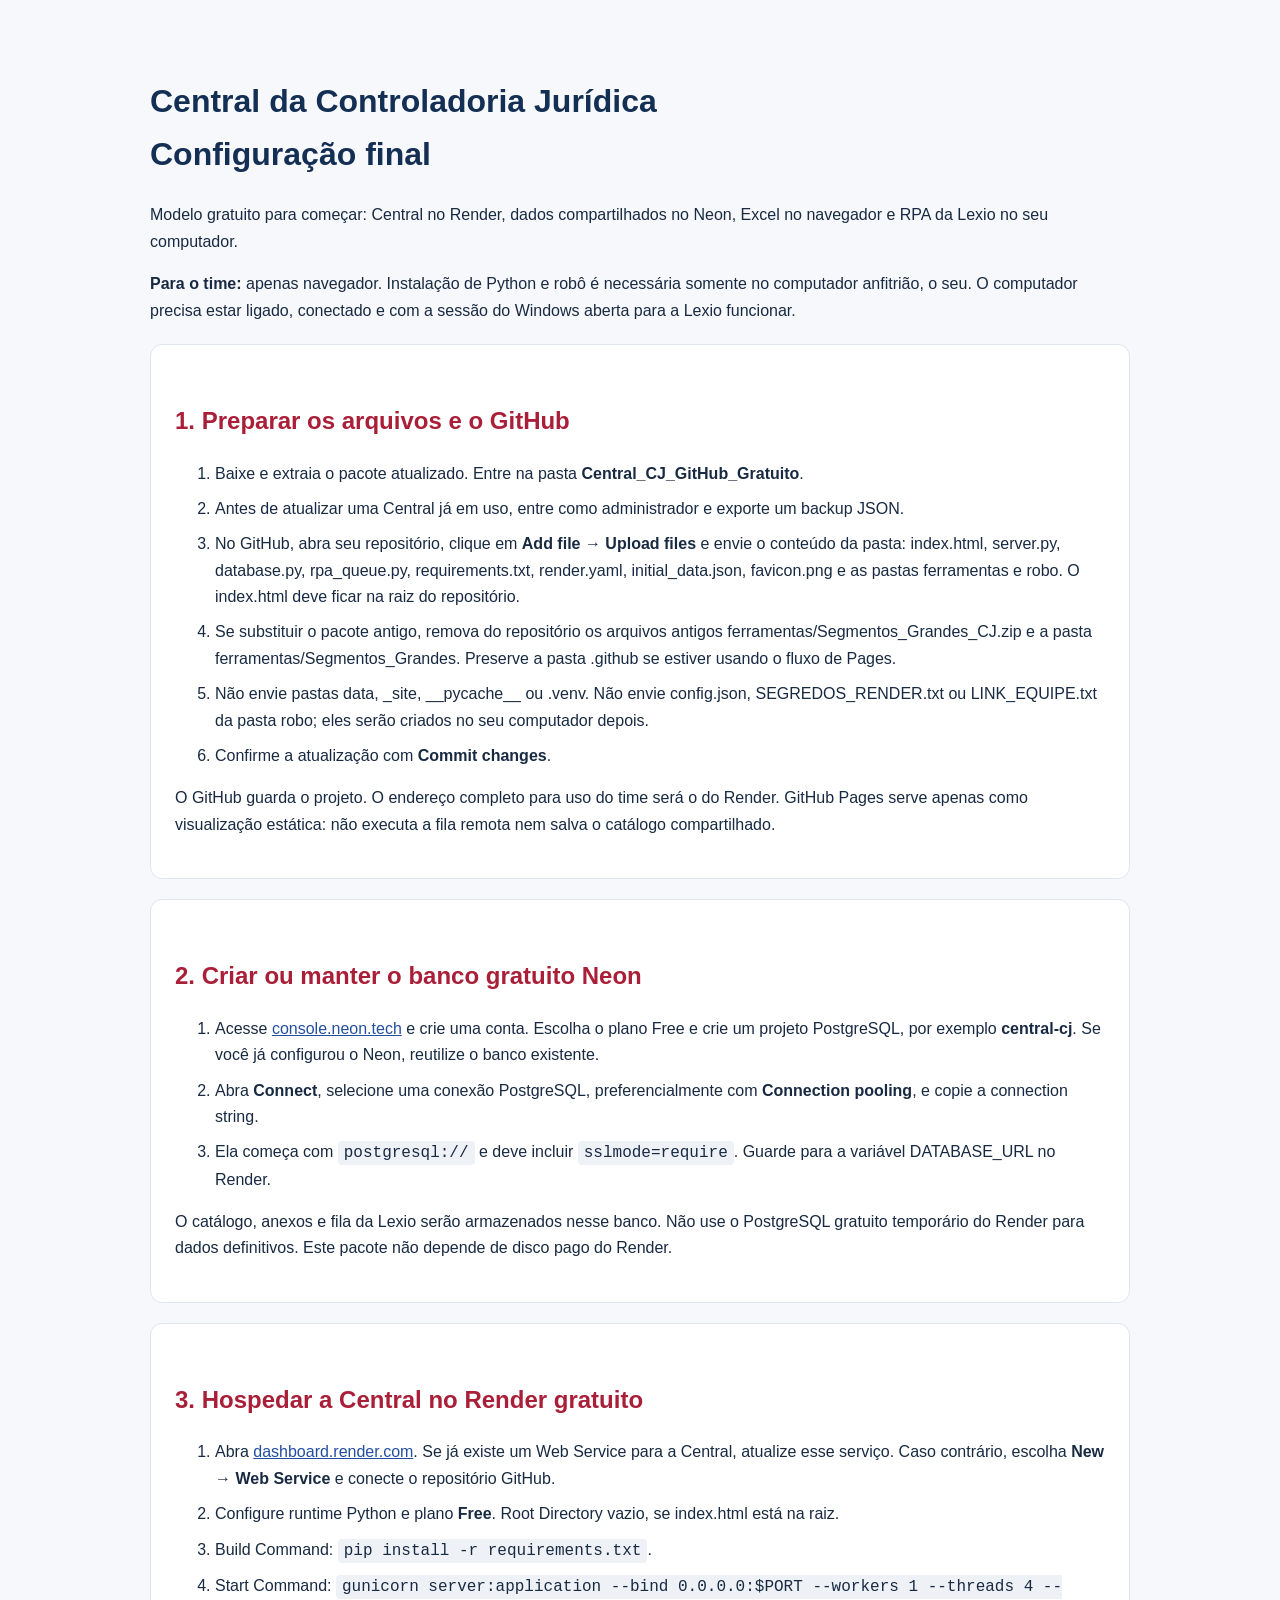
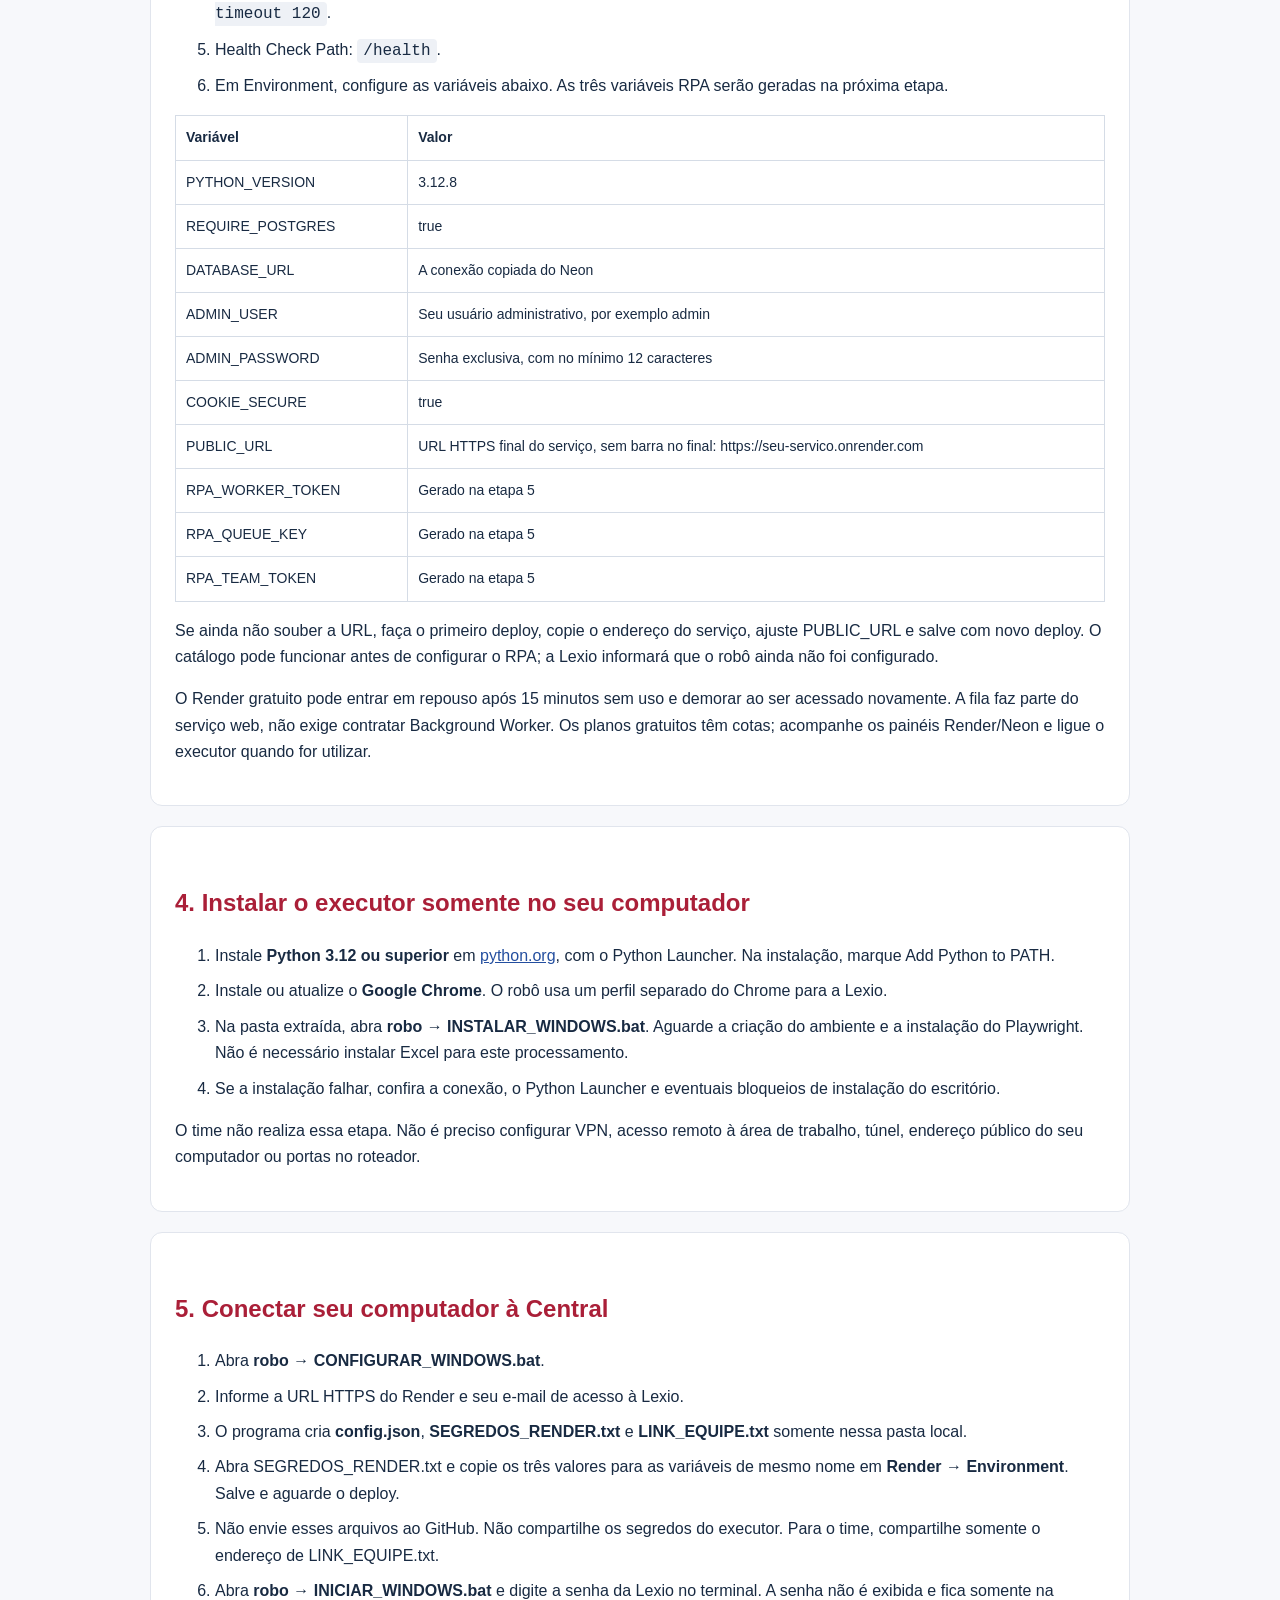
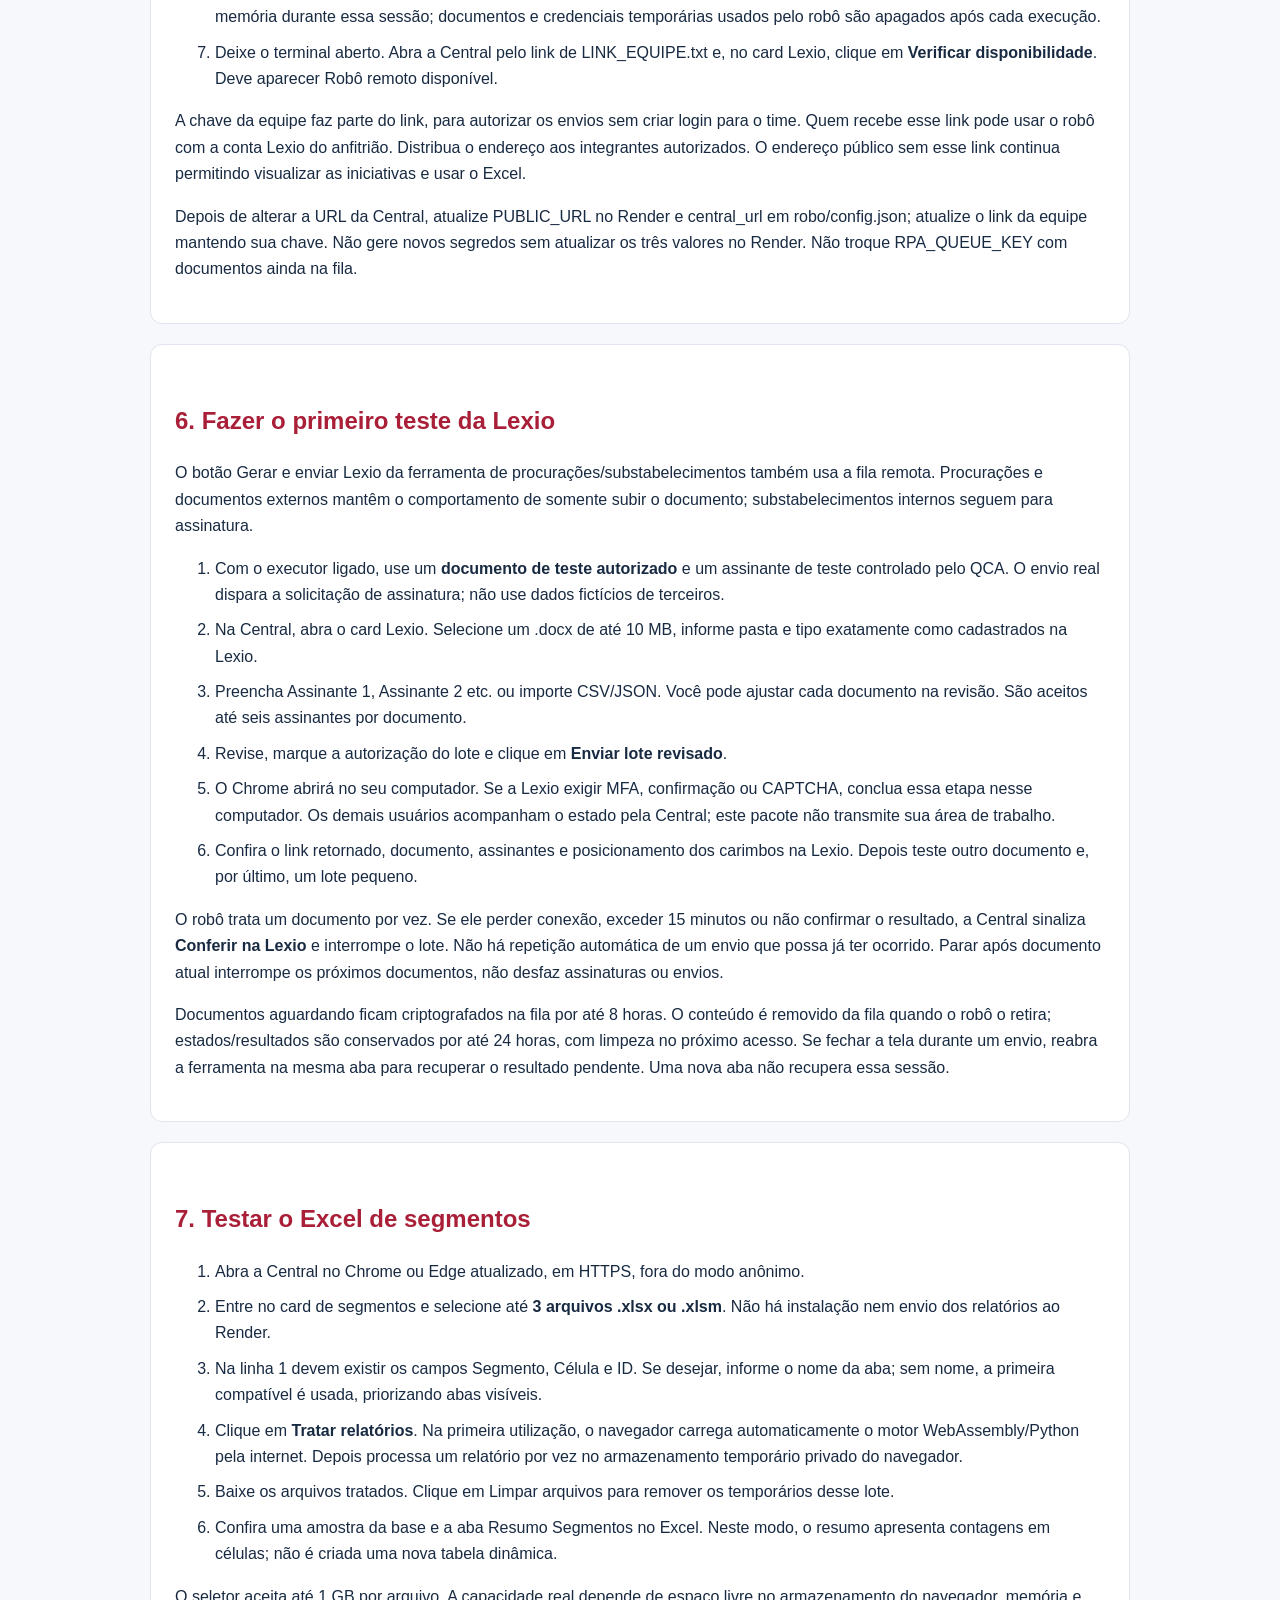
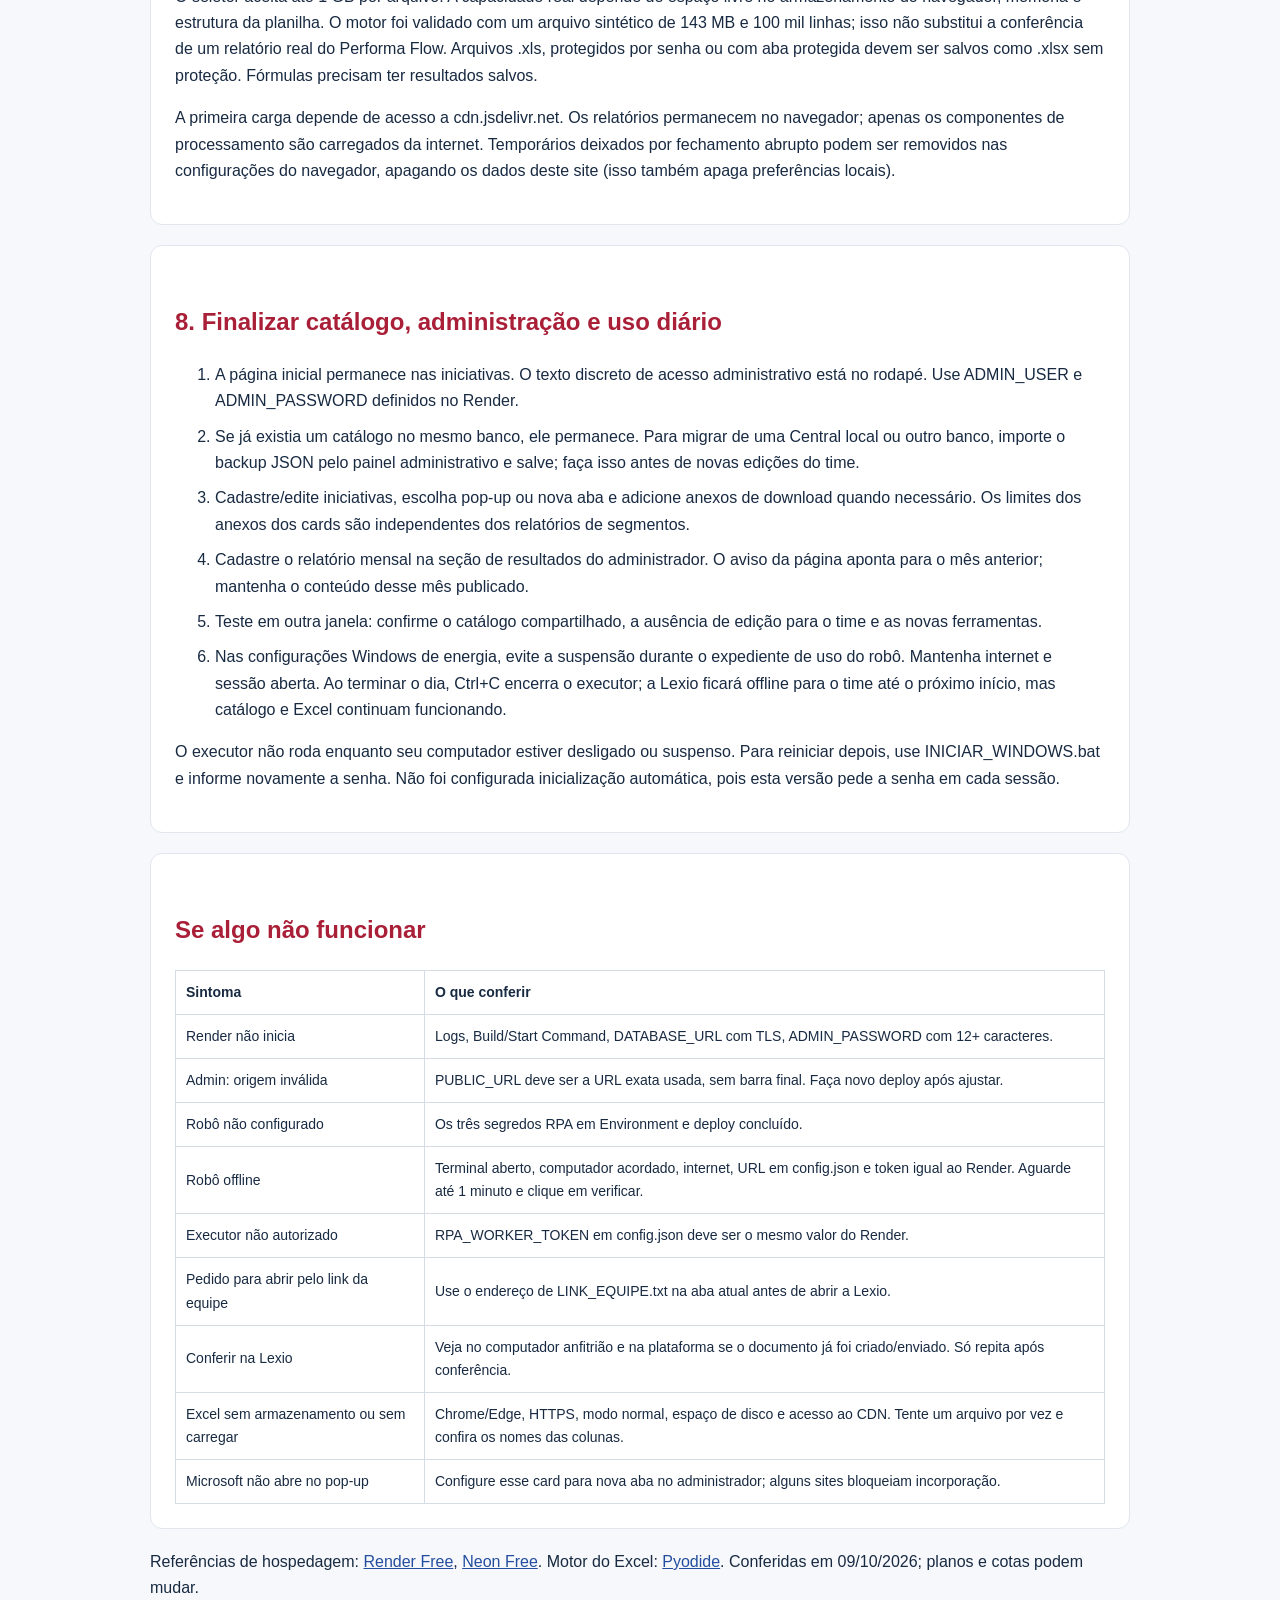
<file: GUIA_CONFIGURACAO.html>
<!doctype html><html lang="pt-BR"><meta charset="utf-8"><meta name="viewport" content="width=device-width,initial-scale=1"><title>Configuração final · Central CJ</title><style>body{font:16px/1.65 Arial;color:#182a42;max-width:980px;margin:30px auto;padding:24px;background:#f7f8fb}h1{color:#142f54}h2{margin-top:32px;color:#aa1f38}section{background:white;padding:24px;border:1px solid #e1e5ed;border-radius:12px;margin:20px 0}table{border-collapse:collapse;width:100%;font-size:14px}th,td{border:1px solid #d5dce6;padding:10px;text-align:left}code{background:#eef1f6;padding:3px 6px;border-radius:4px}a{color:#234e9f}.note{background:#fff1de;border-left:4px solid #d29934;padding:14px}li{margin:9px 0}@media print{body{background:white;margin:0}section{break-inside:avoid}}</style>
<h1>Central da Controladoria Jurídica<br>Configuração final</h1><p>Modelo gratuito para começar: Central no Render, dados compartilhados no Neon, Excel no navegador e RPA da Lexio no seu computador.</p><p><b>Para o time:</b> apenas navegador. Instalação de Python e robô é necessária somente no computador anfitrião, o seu. O computador precisa estar ligado, conectado e com a sessão do Windows aberta para a Lexio funcionar.</p>
<section><h2>1. Preparar os arquivos e o GitHub</h2><ol><li>Baixe e extraia o pacote atualizado. Entre na pasta <b>Central_CJ_GitHub_Gratuito</b>.</li><li>Antes de atualizar uma Central já em uso, entre como administrador e exporte um backup JSON.</li><li>No GitHub, abra seu repositório, clique em <b>Add file → Upload files</b> e envie o conteúdo da pasta: index.html, server.py, database.py, rpa_queue.py, requirements.txt, render.yaml, initial_data.json, favicon.png e as pastas ferramentas e robo. O index.html deve ficar na raiz do repositório.</li><li>Se substituir o pacote antigo, remova do repositório os arquivos antigos ferramentas/Segmentos_Grandes_CJ.zip e a pasta ferramentas/Segmentos_Grandes. Preserve a pasta .github se estiver usando o fluxo de Pages.</li><li>Não envie pastas data, _site, __pycache__ ou .venv. Não envie config.json, SEGREDOS_RENDER.txt ou LINK_EQUIPE.txt da pasta robo; eles serão criados no seu computador depois.</li><li>Confirme a atualização com <b>Commit changes</b>.</li></ol><p>O GitHub guarda o projeto. O endereço completo para uso do time será o do Render. GitHub Pages serve apenas como visualização estática: não executa a fila remota nem salva o catálogo compartilhado.</p></section>
<section><h2>2. Criar ou manter o banco gratuito Neon</h2><ol><li>Acesse <a href="https://console.neon.tech">console.neon.tech</a> e crie uma conta. Escolha o plano Free e crie um projeto PostgreSQL, por exemplo <b>central-cj</b>. Se você já configurou o Neon, reutilize o banco existente.</li><li>Abra <b>Connect</b>, selecione uma conexão PostgreSQL, preferencialmente com <b>Connection pooling</b>, e copie a connection string.</li><li>Ela começa com <code>postgresql://</code> e deve incluir <code>sslmode=require</code>. Guarde para a variável DATABASE_URL no Render.</li></ol><p>O catálogo, anexos e fila da Lexio serão armazenados nesse banco. Não use o PostgreSQL gratuito temporário do Render para dados definitivos. Este pacote não depende de disco pago do Render.</p></section>
<section><h2>3. Hospedar a Central no Render gratuito</h2><ol><li>Abra <a href="https://dashboard.render.com">dashboard.render.com</a>. Se já existe um Web Service para a Central, atualize esse serviço. Caso contrário, escolha <b>New → Web Service</b> e conecte o repositório GitHub.</li><li>Configure runtime Python e plano <b>Free</b>. Root Directory vazio, se index.html está na raiz.</li><li>Build Command: <code>pip install -r requirements.txt</code>.</li><li>Start Command: <code>gunicorn server:application --bind 0.0.0.0:$PORT --workers 1 --threads 4 --timeout 120</code>.</li><li>Health Check Path: <code>/health</code>.</li><li>Em Environment, configure as variáveis abaixo. As três variáveis RPA serão geradas na próxima etapa.</li></ol><table><tr><th>Variável</th><th>Valor</th></tr><tr><td>PYTHON_VERSION</td><td>3.12.8</td></tr><tr><td>REQUIRE_POSTGRES</td><td>true</td></tr><tr><td>DATABASE_URL</td><td>A conexão copiada do Neon</td></tr><tr><td>ADMIN_USER</td><td>Seu usuário administrativo, por exemplo admin</td></tr><tr><td>ADMIN_PASSWORD</td><td>Senha exclusiva, com no mínimo 12 caracteres</td></tr><tr><td>COOKIE_SECURE</td><td>true</td></tr><tr><td>PUBLIC_URL</td><td>URL HTTPS final do serviço, sem barra no final: https://seu-servico.onrender.com</td></tr><tr><td>RPA_WORKER_TOKEN</td><td>Gerado na etapa 5</td></tr><tr><td>RPA_QUEUE_KEY</td><td>Gerado na etapa 5</td></tr><tr><td>RPA_TEAM_TOKEN</td><td>Gerado na etapa 5</td></tr></table><p>Se ainda não souber a URL, faça o primeiro deploy, copie o endereço do serviço, ajuste PUBLIC_URL e salve com novo deploy. O catálogo pode funcionar antes de configurar o RPA; a Lexio informará que o robô ainda não foi configurado.</p><p>O Render gratuito pode entrar em repouso após 15 minutos sem uso e demorar ao ser acessado novamente. A fila faz parte do serviço web, não exige contratar Background Worker. Os planos gratuitos têm cotas; acompanhe os painéis Render/Neon e ligue o executor quando for utilizar.</p></section>
<section><h2>4. Instalar o executor somente no seu computador</h2><ol><li>Instale <b>Python 3.12 ou superior</b> em <a href="https://www.python.org/downloads/windows/">python.org</a>, com o Python Launcher. Na instalação, marque Add Python to PATH.</li><li>Instale ou atualize o <b>Google Chrome</b>. O robô usa um perfil separado do Chrome para a Lexio.</li><li>Na pasta extraída, abra <b>robo → INSTALAR_WINDOWS.bat</b>. Aguarde a criação do ambiente e a instalação do Playwright. Não é necessário instalar Excel para este processamento.</li><li>Se a instalação falhar, confira a conexão, o Python Launcher e eventuais bloqueios de instalação do escritório.</li></ol><p>O time não realiza essa etapa. Não é preciso configurar VPN, acesso remoto à área de trabalho, túnel, endereço público do seu computador ou portas no roteador.</p></section>
<section><h2>5. Conectar seu computador à Central</h2><ol><li>Abra <b>robo → CONFIGURAR_WINDOWS.bat</b>.</li><li>Informe a URL HTTPS do Render e seu e-mail de acesso à Lexio.</li><li>O programa cria <b>config.json</b>, <b>SEGREDOS_RENDER.txt</b> e <b>LINK_EQUIPE.txt</b> somente nessa pasta local.</li><li>Abra SEGREDOS_RENDER.txt e copie os três valores para as variáveis de mesmo nome em <b>Render → Environment</b>. Salve e aguarde o deploy.</li><li>Não envie esses arquivos ao GitHub. Não compartilhe os segredos do executor. Para o time, compartilhe somente o endereço de LINK_EQUIPE.txt.</li><li>Abra <b>robo → INICIAR_WINDOWS.bat</b> e digite a senha da Lexio no terminal. A senha não é exibida e fica somente na memória durante essa sessão; documentos e credenciais temporárias usados pelo robô são apagados após cada execução.</li><li>Deixe o terminal aberto. Abra a Central pelo link de LINK_EQUIPE.txt e, no card Lexio, clique em <b>Verificar disponibilidade</b>. Deve aparecer Robô remoto disponível.</li></ol><p>A chave da equipe faz parte do link, para autorizar os envios sem criar login para o time. Quem recebe esse link pode usar o robô com a conta Lexio do anfitrião. Distribua o endereço aos integrantes autorizados. O endereço público sem esse link continua permitindo visualizar as iniciativas e usar o Excel.</p><p>Depois de alterar a URL da Central, atualize PUBLIC_URL no Render e central_url em robo/config.json; atualize o link da equipe mantendo sua chave. Não gere novos segredos sem atualizar os três valores no Render. Não troque RPA_QUEUE_KEY com documentos ainda na fila.</p></section>
<section><h2>6. Fazer o primeiro teste da Lexio</h2><p>O botão Gerar e enviar Lexio da ferramenta de procurações/substabelecimentos também usa a fila remota. Procurações e documentos externos mantêm o comportamento de somente subir o documento; substabelecimentos internos seguem para assinatura.</p><ol><li>Com o executor ligado, use um <b>documento de teste autorizado</b> e um assinante de teste controlado pelo QCA. O envio real dispara a solicitação de assinatura; não use dados fictícios de terceiros.</li><li>Na Central, abra o card Lexio. Selecione um .docx de até 10 MB, informe pasta e tipo exatamente como cadastrados na Lexio.</li><li>Preencha Assinante 1, Assinante 2 etc. ou importe CSV/JSON. Você pode ajustar cada documento na revisão. São aceitos até seis assinantes por documento.</li><li>Revise, marque a autorização do lote e clique em <b>Enviar lote revisado</b>.</li><li>O Chrome abrirá no seu computador. Se a Lexio exigir MFA, confirmação ou CAPTCHA, conclua essa etapa nesse computador. Os demais usuários acompanham o estado pela Central; este pacote não transmite sua área de trabalho.</li><li>Confira o link retornado, documento, assinantes e posicionamento dos carimbos na Lexio. Depois teste outro documento e, por último, um lote pequeno.</li></ol><p>O robô trata um documento por vez. Se ele perder conexão, exceder 15 minutos ou não confirmar o resultado, a Central sinaliza <b>Conferir na Lexio</b> e interrompe o lote. Não há repetição automática de um envio que possa já ter ocorrido. Parar após documento atual interrompe os próximos documentos, não desfaz assinaturas ou envios.</p><p>Documentos aguardando ficam criptografados na fila por até 8 horas. O conteúdo é removido da fila quando o robô o retira; estados/resultados são conservados por até 24 horas, com limpeza no próximo acesso. Se fechar a tela durante um envio, reabra a ferramenta na mesma aba para recuperar o resultado pendente. Uma nova aba não recupera essa sessão.</p></section>
<section><h2>7. Testar o Excel de segmentos</h2><ol><li>Abra a Central no Chrome ou Edge atualizado, em HTTPS, fora do modo anônimo.</li><li>Entre no card de segmentos e selecione até <b>3 arquivos .xlsx ou .xlsm</b>. Não há instalação nem envio dos relatórios ao Render.</li><li>Na linha 1 devem existir os campos Segmento, Célula e ID. Se desejar, informe o nome da aba; sem nome, a primeira compatível é usada, priorizando abas visíveis.</li><li>Clique em <b>Tratar relatórios</b>. Na primeira utilização, o navegador carrega automaticamente o motor WebAssembly/Python pela internet. Depois processa um relatório por vez no armazenamento temporário privado do navegador.</li><li>Baixe os arquivos tratados. Clique em Limpar arquivos para remover os temporários desse lote.</li><li>Confira uma amostra da base e a aba Resumo Segmentos no Excel. Neste modo, o resumo apresenta contagens em células; não é criada uma nova tabela dinâmica.</li></ol><p>O seletor aceita até 1 GB por arquivo. A capacidade real depende de espaço livre no armazenamento do navegador, memória e estrutura da planilha. O motor foi validado com um arquivo sintético de 143 MB e 100 mil linhas; isso não substitui a conferência de um relatório real do Performa Flow. Arquivos .xls, protegidos por senha ou com aba protegida devem ser salvos como .xlsx sem proteção. Fórmulas precisam ter resultados salvos.</p><p>A primeira carga depende de acesso a cdn.jsdelivr.net. Os relatórios permanecem no navegador; apenas os componentes de processamento são carregados da internet. Temporários deixados por fechamento abrupto podem ser removidos nas configurações do navegador, apagando os dados deste site (isso também apaga preferências locais).</p></section>
<section><h2>8. Finalizar catálogo, administração e uso diário</h2><ol><li>A página inicial permanece nas iniciativas. O texto discreto de acesso administrativo está no rodapé. Use ADMIN_USER e ADMIN_PASSWORD definidos no Render.</li><li>Se já existia um catálogo no mesmo banco, ele permanece. Para migrar de uma Central local ou outro banco, importe o backup JSON pelo painel administrativo e salve; faça isso antes de novas edições do time.</li><li>Cadastre/edite iniciativas, escolha pop-up ou nova aba e adicione anexos de download quando necessário. Os limites dos anexos dos cards são independentes dos relatórios de segmentos.</li><li>Cadastre o relatório mensal na seção de resultados do administrador. O aviso da página aponta para o mês anterior; mantenha o conteúdo desse mês publicado.</li><li>Teste em outra janela: confirme o catálogo compartilhado, a ausência de edição para o time e as novas ferramentas.</li><li>Nas configurações Windows de energia, evite a suspensão durante o expediente de uso do robô. Mantenha internet e sessão aberta. Ao terminar o dia, Ctrl+C encerra o executor; a Lexio ficará offline para o time até o próximo início, mas catálogo e Excel continuam funcionando.</li></ol><p>O executor não roda enquanto seu computador estiver desligado ou suspenso. Para reiniciar depois, use INICIAR_WINDOWS.bat e informe novamente a senha. Não foi configurada inicialização automática, pois esta versão pede a senha em cada sessão.</p></section>
<section><h2>Se algo não funcionar</h2><table><tr><th>Sintoma</th><th>O que conferir</th></tr><tr><td>Render não inicia</td><td>Logs, Build/Start Command, DATABASE_URL com TLS, ADMIN_PASSWORD com 12+ caracteres.</td></tr><tr><td>Admin: origem inválida</td><td>PUBLIC_URL deve ser a URL exata usada, sem barra final. Faça novo deploy após ajustar.</td></tr><tr><td>Robô não configurado</td><td>Os três segredos RPA em Environment e deploy concluído.</td></tr><tr><td>Robô offline</td><td>Terminal aberto, computador acordado, internet, URL em config.json e token igual ao Render. Aguarde até 1 minuto e clique em verificar.</td></tr><tr><td>Executor não autorizado</td><td>RPA_WORKER_TOKEN em config.json deve ser o mesmo valor do Render.</td></tr><tr><td>Pedido para abrir pelo link da equipe</td><td>Use o endereço de LINK_EQUIPE.txt na aba atual antes de abrir a Lexio.</td></tr><tr><td>Conferir na Lexio</td><td>Veja no computador anfitrião e na plataforma se o documento já foi criado/enviado. Só repita após conferência.</td></tr><tr><td>Excel sem armazenamento ou sem carregar</td><td>Chrome/Edge, HTTPS, modo normal, espaço de disco e acesso ao CDN. Tente um arquivo por vez e confira os nomes das colunas.</td></tr><tr><td>Microsoft não abre no pop-up</td><td>Configure esse card para nova aba no administrador; alguns sites bloqueiam incorporação.</td></tr></table></section>
<p>Referências de hospedagem: <a href="https://render.com/docs/free">Render Free</a>, <a href="https://neon.com/docs/introduction/free-tier">Neon Free</a>. Motor do Excel: <a href="https://pyodide.org/en/0.29.3/usage/index.html">Pyodide</a>. Conferidas em 09/10/2026; planos e cotas podem mudar.</p></html>
</file>
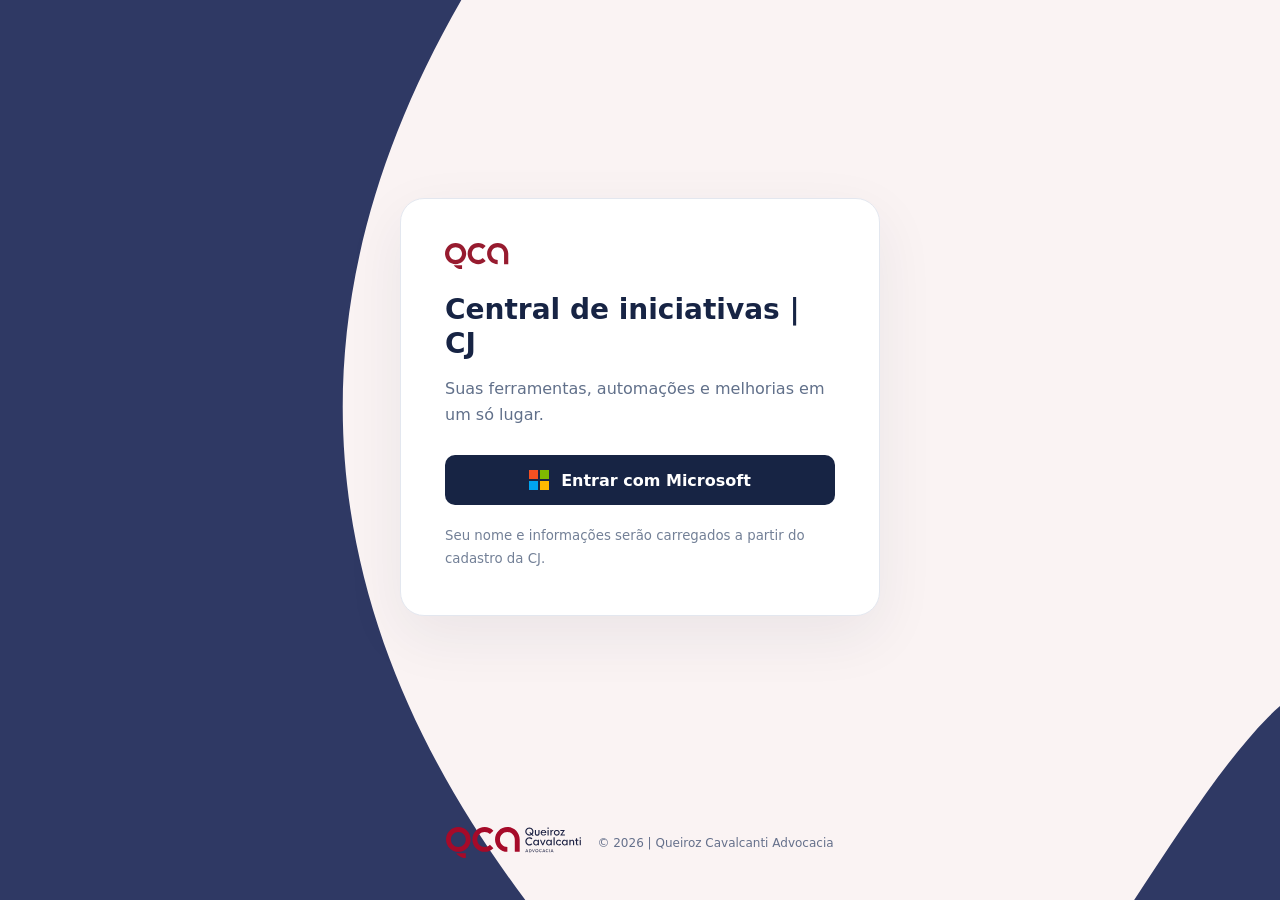
<file: login.html>
<!DOCTYPE html>
<!-- saved from url=(0047)https://central-de-iniciativas-cj.onrender.com/ -->
<html lang="pt-BR"><head><meta http-equiv="Content-Type" content="text/html; charset=UTF-8"><meta name="viewport" content="width=device-width,initial-scale=1"><title>Entrar | Central de iniciativas CJ</title><link rel="icon" href="https://central-de-iniciativas-cj.onrender.com/favicon.png"><style>*{box-sizing:border-box}body{margin:0;background:#2f3964;color:#172444;font:16px system-ui,sans-serif;min-height:100vh;display:grid;place-items:center;padding:24px}.panel{max-width:480px;width:100%;padding:44px;background:white;border:1px solid #e3e7ef;border-radius:24px;box-shadow:0 20px 60px #17244412}.brand{font-size:12px;letter-spacing:1.3px;font-weight:700;color:#ad1739}h1{font-size:28px;line-height:1.2;margin:20px 0 12px}p{line-height:1.6;color:#61708a}.signin{display:flex;align-items:center;justify-content:center;gap:12px;background:#172444;color:white;text-decoration:none;padding:15px;border-radius:10px;margin:28px 0 20px;font-weight:600}.signin:hover{background:#263961;transform:translateY(-1px)}.ms{display:grid;grid-template-columns:repeat(2,9px);gap:2px}.ms i{height:9px;background:#f25022}.ms i:nth-child(2){background:#7fba00}.ms i:nth-child(3){background:#00a4ef}.ms i:nth-child(4){background:#ffb900}small{display:block;color:#738097;line-height:1.7}.error{background:#fff0f3;color:#a51838;padding:12px;border-radius:10px}button{font:inherit;cursor:pointer}.signin{width:100%;border:0}strong{overflow-wrap:anywhere}label{display:block;font-weight:600;margin:16px 0 7px}input,select{display:block;width:100%;font:inherit;font-size:16px;padding:12px;border:1px solid #d9dfeb;border-radius:8px;color:#172444;background:white}input:focus{outline:2px solid #6078b5;outline-offset:2px}button:disabled{opacity:.6;cursor:wait}.links{display:flex;flex-wrap:wrap;gap:12px;margin:12px 0 24px}.links button{background:none;border:0;color:#172444;padding:8px 0;text-decoration:underline}[hidden]{display:none!important}@media(max-width:480px){.panel{padding:28px}h1{font-size:27px}}@media(prefers-reduced-motion:reduce){.signin:hover{transform:none}}.profile-preview{margin:18px 0 12px;padding:13px 15px;background:#f3f5fa;border:1px solid #e3e7ef;border-radius:10px}.profile-preview strong{display:block;margin-top:3px}input[list]{padding-right:20px}.cj-login-logo{padding:16px 20px;background:linear-gradient(110deg,#171d52,#63204a);border-radius:12px;margin:20px 0}.cj-login-logo img{display:block;width:min(100%,275px);height:auto;margin:auto}.qca-footer{display:flex;align-items:center;justify-content:center;gap:16px;width:100%;padding:18px 0;font-size:12px;color:#65708b}.qca-footer-brand{display:flex;align-items:center;gap:16px;flex-wrap:wrap;justify-content:center}.qca-footer img{width:135px;height:auto;display:block}.qca-footer span{line-height:1.5}@media(max-width:500px){.qca-footer-brand{gap:10px}.qca-footer span{font-size:11px}}body{display:flex;flex-direction:column;align-items:center}.panel{margin:auto 0}.qca-footer{margin-top:20px}</style></head><body>
<main class="panel">
  <svg xml:space="preserve" viewBox="0 0 4000.85 271.09" id="Camada_1" xmlns:xlink="http://www.w3.org/1999/xlink" xmlns="http://www.w3.org/2000/svg">
    <g>
      <path fill="#971B2F" d="M174.55,228.78v42.31c-27.57-0.05-55.13-10.59-76.17-31.62c-3.4-3.4-6.53-6.97-9.38-10.69H174.55z"></path>
      <path fill="#971B2F" d="M108.55,217.11C48.7,217.11,0,168.41,0,108.55C0,48.7,48.7,0,108.55,0c59.86,0,108.55,48.7,108.55,108.55C217.11,168.41,168.41,217.11,108.55,217.11 M108.55,43.13c-36.07,0-65.42,29.35-65.42,65.42c0,36.08,29.35,65.43,65.42,65.43c36.08,0,65.43-29.35,65.43-65.43C173.98,72.48,144.63,43.13,108.55,43.13z"></path>
      <path fill="#971B2F" d="M540.3,217.11c-59.85,0-108.55-48.7-108.55-108.55C431.74,48.7,480.44,0,540.3,0c59.86,0,108.55,48.7,108.55,108.55v108.44h-43.13V108.55c0-36.08-29.35-65.42-65.43-65.42c-36.07,0-65.42,29.35-65.42,65.42c0,36.08,29.35,65.43,65.42,65.43V217.11z"></path>
      <path fill="#971B2F" d="M340.61,217.11c-59.85,0-108.55-48.7-108.55-108.55C232.06,48.7,280.75,0,340.61,0c29,0,56.26,11.29,76.76,31.79l-30.5,30.5c-12.36-12.36-28.79-19.16-46.26-19.16c-36.07,0-65.42,29.35-65.42,65.42c0,36.08,29.35,65.43,65.42,65.43c17.48,0,33.91-6.81,46.27-19.17l30.5,30.49C396.87,205.81,369.61,217.11,340.61,217.11"></path>
    </g>
  </svg>

  <h1>Central de iniciativas | CJ</h1>
  <p>Suas ferramentas, automações e melhorias em um só lugar.</p>

  <p id="error" class="error" hidden="" role="alert"></p>

  <!-- Botão inicial -->
  <button class="signin" id="start" type="button">
    <span class="ms" aria-hidden="true">
      <i></i><i></i><i></i><i></i>
    </span>
    Entrar com Microsoft
  </button>

  <!-- Etapa do e-mail, escondida inicialmente -->
  <section id="emailStep" hidden="">
    <form id="profileForm">
      <label for="userEmail">E-mail corporativo</label>

      <input id="userEmail" type="email" autocomplete="email" maxlength="150" required="" placeholder="Digite seu e-mail corporativo">

      <small id="directoryHint">
        Informe seu e-mail corporativo cadastrado na Central.
      </small>

      <button class="signin" id="profileButton" type="submit" disabled>Entrar na Central</button>
    </form>
  </section>

  <small>
    Seu nome e informações serão carregados a partir do cadastro da CJ.
  </small>
</main>


<footer class="qca-footer"><div class="qca-footer-brand"><img src="[data-uri]" alt="Queiroz Cavalcanti Advocacia"><span>© 2026 | Queiroz Cavalcanti Advocacia</span></div></footer><script>
const params=new URLSearchParams(location.search);if(params.get('rpa'))sessionStorage.setItem('CJ_RPA_TEAM',params.get('rpa'));if(location.search)history.replaceState(null,'',location.pathname);addEventListener('pageshow',e=>{if(e.persisted)location.reload()});
const $=id=>document.getElementById(id);let busy=false;
function notice(msg){$('error').hidden=!msg;$('error').textContent=msg;$('error').setAttribute('role','alert')}
function validEmail(){return /^[^\s@]+@queirozcavalcanti\.adv\.br$/i.test($('userEmail').value.trim())}
function loading(value){busy=value;$('start').disabled=value;$('userEmail').disabled=value;$('profileButton').disabled=value||!validEmail()}
function emailChanged(){notice('');$('profileButton').disabled=busy||!validEmail()}
function showEmailStep(){$('start').hidden=true;$('emailStep').hidden=false;loading(false);$('userEmail').focus()}
async function request(path,options={}){const controller=new AbortController();const timeout=setTimeout(()=>controller.abort(),60000);try{const r=await fetch(path,{credentials:'same-origin',cache:'no-store',...options,signal:controller.signal});let data;try{data=await r.json()}catch{throw Error('Resposta inesperada do servidor. Atualize a página e tente novamente.')}if(!r.ok)throw Error(data.error||'Não foi possível acessar a Central.');return data}catch(e){if(e.name==='AbortError')throw Error('O servidor demorou para responder. Aguarde um momento e tente novamente.');throw e}finally{clearTimeout(timeout)}}
$('emailStep').hidden=true;$('start').hidden=false;loading(false);
$('userEmail').oninput=emailChanged;$('userEmail').onchange=emailChanged;
$('start').onclick=async()=>{if(busy)return;notice('');loading(true);try{const data=await request('/api/me');if(data.user){location.assign('/carregando');return}if(data.mode==='microsoft'){location.assign('/auth/login');return}if(data.mode!=='profile')throw Error('Configure ACCESS_MODE como profile no Render.');showEmailStep()}catch(e){notice(e.message||'Falha de conexão. Tente novamente.')}finally{loading(false)}};
$('profileForm').onsubmit=async e=>{e.preventDefault();if(busy)return;if(!validEmail()){notice('Informe seu e-mail @queirozcavalcanti.adv.br.');return}notice('');const email=$('userEmail').value.trim().toLowerCase();loading(true);try{await request('/auth/profile/select',{method:'POST',headers:{'Content-Type':'application/json'},body:JSON.stringify({email})});location.assign('/carregando')}catch(e){notice(e.message||'Falha de conexão. Tente novamente.');loading(false)}};
</script>
<svg style="position:fixed;inset:0;width:100%;height:100%;z-index:-1;pointer-events:none;" xmlns="http://www.w3.org/2000/svg" preserveAspectRatio="xMinYMid slice" fill="#faf3f3" viewBox="0 0 1449 1080">
  <path d="M791.87 -313.151C-21.4036 508.297 607.04 1087.57 835.973 1314.23C1064.91 1540.88 1270.1 1009.57 1435.29 842.72C1600.48 675.87 2167.91 637.615 1938.98 410.959C1710.04 184.304 957.061 -480.001 791.87 -313.151Z" fill="#faf3f3"></path>
  
</svg>
</body></html>
</file>
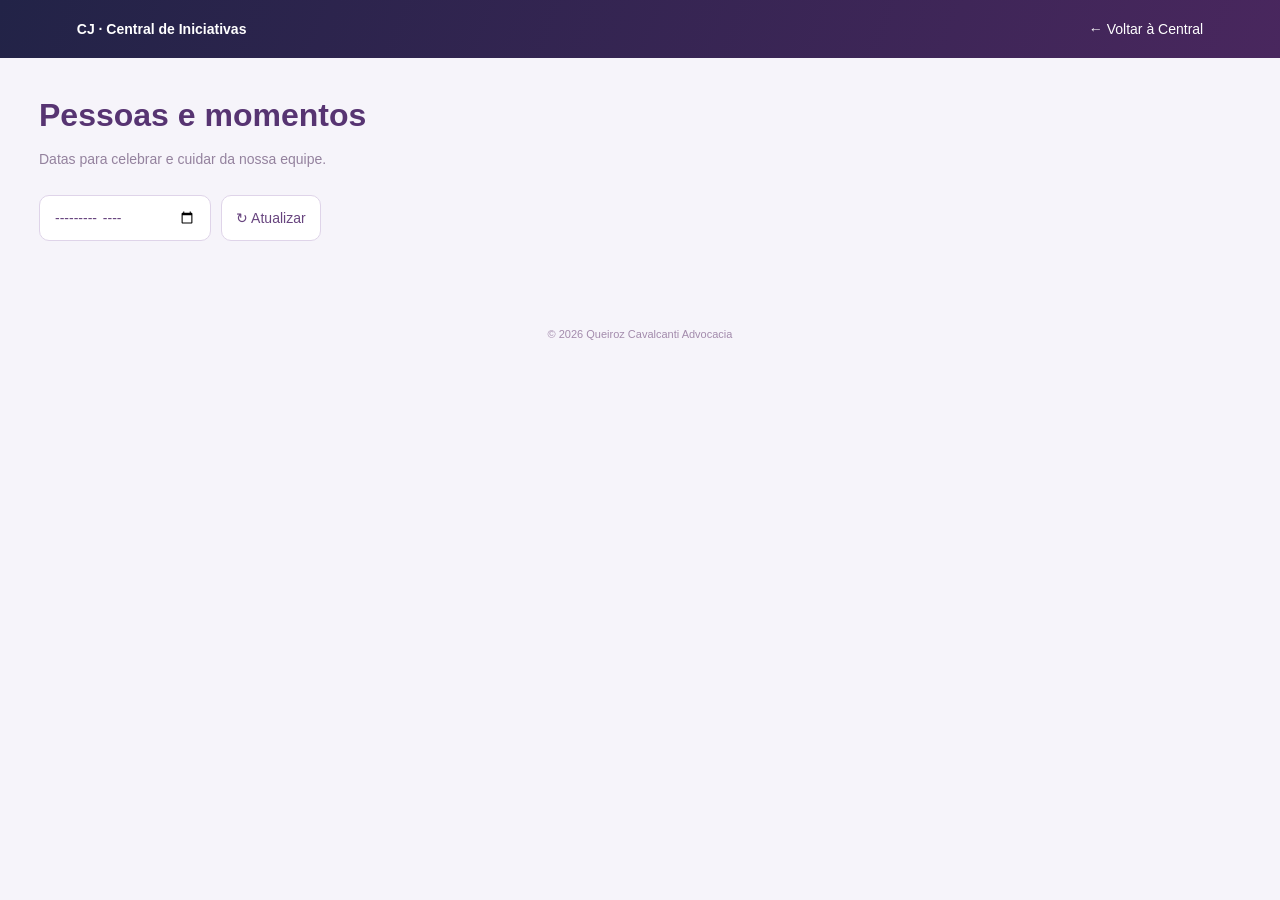
<file: cj/pessoas.html>
<!doctype html><html lang="pt-BR"><head><meta charset="utf-8"><meta name="viewport" content="width=device-width,initial-scale=1"><title>Pessoas | Central CJ</title><style>
*{box-sizing:border-box}body{margin:0;background:#f6f4fa;color:#302448;font:14px/1.6 'Segoe UI',Arial,sans-serif}header{background:linear-gradient(110deg,#222347,#49275e);color:white;padding:18px 6%;display:flex;align-items:center;gap:16px}header a{margin-left:auto;color:white;text-decoration:none}main{max-width:1250px;margin:auto;padding:32px 24px}h1{margin:0;color:#573472;font-size:32px}h2{font-size:21px}.lead{color:#94829e;margin:6px 0 25px}.controls{display:flex;gap:10px;flex-wrap:wrap;margin:18px 0}button,.btn,input,select{font:inherit;border:1px solid #dfd4e9;border-radius:10px;padding:10px 14px;background:white;color:#68457f}button,.btn{cursor:pointer;text-decoration:none}button:active{transform:scale(.97)}button:focus-visible,a:focus-visible{outline:3px solid #bba0d2;outline-offset:3px}.primary{background:#70478d;color:white}.grid{display:grid;grid-template-columns:repeat(auto-fill,minmax(235px,1fr));gap:18px}.card{background:#fff;border:1px solid #e8deef;border-radius:20px;padding:23px;text-align:center;animation:enter .35s both}.avatar{width:70px;height:70px;border-radius:50%;background:#efe6f7;color:#82599e;margin:0 auto 12px;display:grid;place-items:center;position:relative;overflow:hidden;font-size:20px}.avatar img{position:absolute;inset:0;width:100%;height:100%;object-fit:cover}.card h3{margin:8px 0}.card small{color:#9b87a7}.day{color:#a2537d;font-weight:750;font-size:24px}.soon{border-color:#bf9bcf;box-shadow:0 0 0 3px #a56bb012;animation:glow 3s infinite}.panel{padding:24px;border:1px solid #e4d9ed;border-radius:18px;background:#fff;margin:22px 0}.tablewrap{overflow:auto}table{border-collapse:collapse;width:100%;font-size:12px}td,th{padding:12px;text-align:left;border-bottom:1px solid #eee5f3;white-space:nowrap}.warning{color:#b06c38}.muted{color:#97839f}.formgrid{display:grid;grid-template-columns:repeat(auto-fit,minmax(200px,1fr));gap:15px}label{display:block;font-size:12px;color:#866995}label input{display:block;width:100%;margin-top:6px}.error{color:#b03d60}dialog{max-width:740px;width:calc(100% - 28px);border:1px solid #d7c3e5;border-radius:20px;padding:25px;color:#604176}dialog::backdrop{background:#22103580}.empty{padding:35px;text-align:center;color:#9986a4}footer{text-align:center;font-size:11px;color:#a38bac;margin:35px 0}@keyframes enter{from{opacity:0;transform:translateY(8px)}to{opacity:1;transform:none}}@keyframes glow{50%{box-shadow:0 0 20px #b77fbd22}}@media(prefers-reduced-motion:reduce){.card,.soon{animation:none}}
</style></head><body><header><b>CJ · Central de Iniciativas</b><a href="/central">← Voltar à Central</a></header><main><h1>Pessoas e momentos</h1><p class="lead">Datas para celebrar e cuidar da nossa equipe.</p><div class="controls"><input id="month" type="month" aria-label="Mês dos aniversários"><button id="refresh">↻ Atualizar</button><button id="manageDates" hidden>Gerenciar datas e estágios</button></div><div id="error" class="error" role="alert" hidden></div><section id="content"></section></main><dialog id="editor"><form id="dateForm"><div style="display:flex;justify-content:space-between"><h2>Datas do integrante</h2><button type="button" id="close">×</button></div><label>Integrante<select id="person" required style="display:block;width:100%;margin:15px 0"></select></label><div class="formgrid"><label>Nascimento<input id="birthDate" type="date"></label><label>Admissão na empresa<input id="companyStart" type="date"></label><label>Início do estágio<input id="internStart" type="date"></label><label>Término do estágio<input id="internEnd" type="date"></label></div><p><label><input id="isIntern" type="checkbox"> Contrato de estágio</label></p><p class="muted">Somente dia e mês do aniversário são exibidos à equipe. As validades dos estágios são restritas aos admins do módulo Pessoas e à liderança responsável.</p><p id="formError" class="error" role="alert"></p><button type="submit" class="primary" id="save">Salvar para todos</button></form></dialog><footer>© 2026 Queiroz Cavalcanti Advocacia</footer></body></html>
</file>
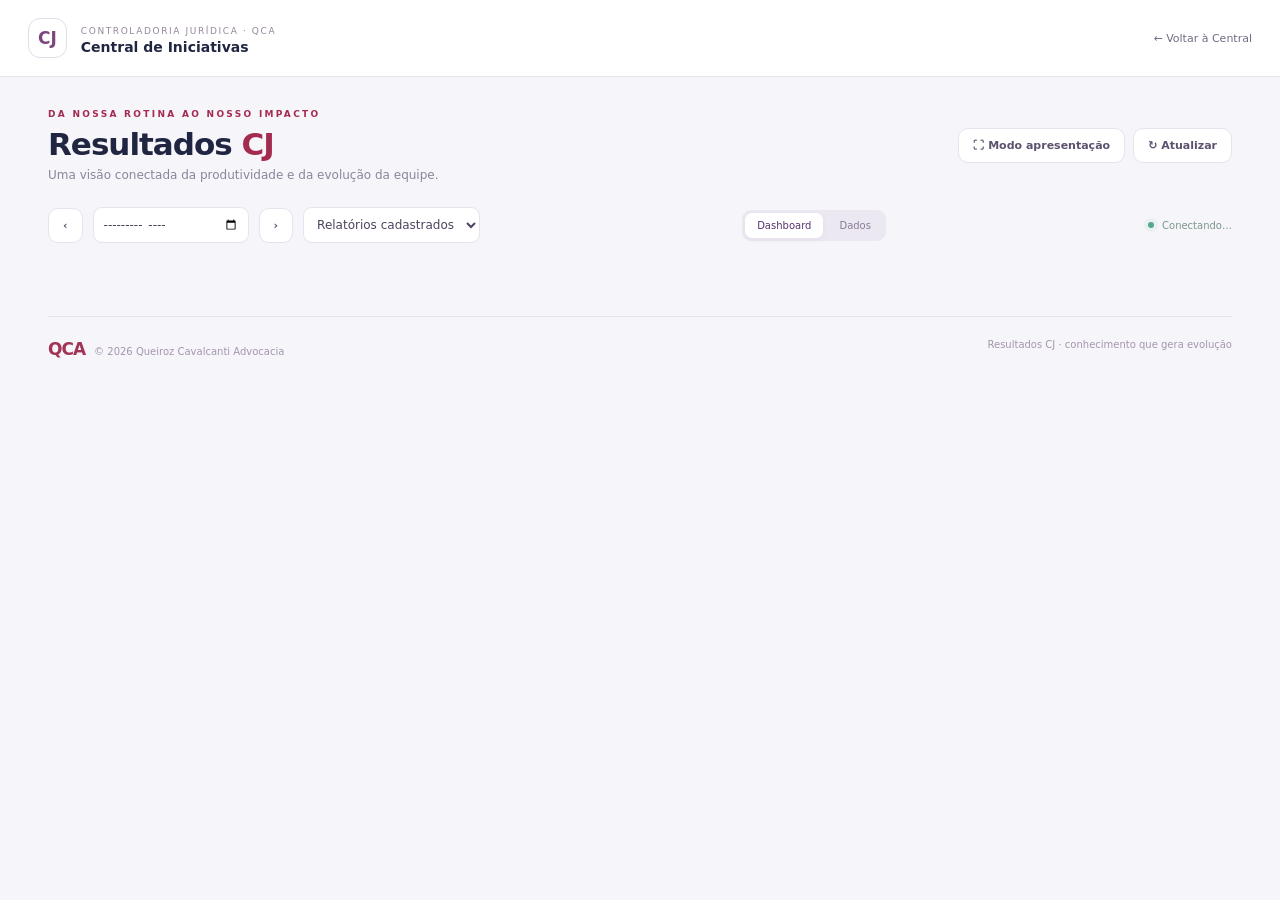
<file: cj/resultados.html>
<!doctype html><html lang="pt-BR"><head><meta charset="utf-8"><meta name="viewport" content="width=device-width,initial-scale=1"><title>Resultados CJ | Central de Iniciativas</title><link rel="icon" href="/favicon.png"><style>
:root{--navy:#202642;--purple:#623989;--red:#a42b50;--gold:#c6a365;--muted:#8b8598;--line:#e7e3ed;--bg:#f6f5fa}*{box-sizing:border-box}body{margin:0;background:var(--bg);color:var(--navy);font:14px system-ui,-apple-system,sans-serif}[hidden]{display:none!important}button,input,select,textarea{font:inherit}button,a{ -webkit-tap-highlight-color:transparent}button{cursor:pointer}a{color:inherit}header{background:#fff;border-bottom:1px solid var(--line);padding:18px max(28px,calc((100vw - 1240px)/2));display:flex;align-items:center;gap:14px}.cj-mark{border:1px solid #e5dce9;color:#7c477e;border-radius:12px;padding:9px;font-size:17px;font-weight:750}.brand small{font-size:9px;text-transform:uppercase;letter-spacing:1.6px;color:#95869b}.brand strong{display:block;font-size:14px;font-weight:650;margin-top:2px}header a{margin-left:auto;text-decoration:none;font-size:11px;color:#736a84}main{max-width:1240px;margin:auto;padding:32px 28px}.top{display:flex;gap:20px;align-items:center;justify-content:space-between}.overline{text-transform:uppercase;letter-spacing:2.3px;color:var(--red);font-size:9px;font-weight:750}h1{font-size:31px;letter-spacing:-1px;margin:7px 0 6px}h1 em{font-style:normal;color:var(--red)}.top p{color:var(--muted);font-size:12px;margin:0}.actions{display:flex;gap:8px;align-items:center;flex-wrap:wrap}.btn{border:1px solid var(--line);background:#fff;color:#5c526e;border-radius:10px;padding:10px 14px;font-size:11px;font-weight:650;text-decoration:none;transition:transform .15s,box-shadow .15s}.btn:hover{transform:translateY(-2px);box-shadow:0 6px 16px #39264d0b}.btn:active{transform:scale(.97)}.primary{background:var(--purple);color:white;border-color:var(--purple)}.controls{display:flex;align-items:center;gap:10px;flex-wrap:wrap;margin:25px 0 20px}.controls input,.controls select{padding:9px;border:1px solid var(--line);border-radius:9px;background:#fff;color:#4e435e;font-size:12px}.live{margin-left:auto;font-size:10px;color:#7c958b;display:flex;gap:8px;align-items:center}.live i{width:6px;height:6px;border-radius:50%;background:#55a88a;box-shadow:0 0 0 4px #55a88a11}.tabs{display:flex;gap:6px;overflow:auto;scrollbar-width:thin;padding:2px 0 16px}.tabs button{white-space:nowrap;border:1px solid transparent;background:transparent;padding:10px 14px;border-radius:10px;color:#897e94;font-size:11px;font-weight:600}.tabs button.active{background:#fff;border-color:var(--line);box-shadow:0 3px 10px #3a1c4a05;color:#5b337c}.tabs .tabicon{display:inline-flex;vertical-align:middle;margin-right:6px;width:15px;height:15px}.hero{position:relative;overflow:hidden;min-height:215px;display:flex;align-items:center;padding:30px 38px;background:linear-gradient(115deg,#2a1b47,#43265f);border-radius:20px;color:white;margin-bottom:20px}.hero:before{content:'';position:absolute;right:-55px;top:-180px;border:1px solid #c9b4e622;width:470px;height:470px;border-radius:50%}.hero .overline{color:#d8bd86;font-size:8px}.hero h2{font-weight:550;font-size:28px;letter-spacing:-.7px;line-height:1.25;max-width:530px;margin:12px 0}.hero p{font-size:11px;color:#d3c3e1;max-width:440px;line-height:1.7;margin:0}.hero-art{width:260px;position:absolute;right:40px;top:-2px}.hero-content{position:relative;z-index:1;max-width:66%}.metrics{display:grid;grid-template-columns:repeat(4,minmax(0,1fr));gap:13px;margin-bottom:22px}.metric{background:white;border:1px solid var(--line);border-radius:15px;padding:19px 20px;min-width:0;animation:cjCardEnter .45s both}.metric-icon{width:28px;height:28px;color:#8c62a8;background:#f5effa;padding:5px;border-radius:8px;margin-bottom:11px}.metric small{display:block;font-size:10px;color:#91859b;line-height:1.4}.metric b{display:block;font-size:27px;letter-spacing:-.8px;font-weight:700;margin:7px 0;color:#3c2458;overflow-wrap:anywhere}.metric span{font-size:9px;color:#a89eb0}.metric button{border:0;background:none;color:#9376a8;font-size:10px;padding:8px 0 0}.grid{display:grid;grid-template-columns:repeat(2,minmax(0,1fr));gap:18px}.panel{background:white;border:1px solid var(--line);border-radius:17px;padding:22px;min-width:0;animation:cjCardEnter .4s both}.panel h3{font-size:14px;margin:0 0 6px;font-weight:650}.panel .subtitle{font-size:10px;color:#a397ab;margin-bottom:16px}.panel-head{display:flex;align-items:flex-start;justify-content:space-between;gap:10px;margin-bottom:18px}.panel-head select{max-width:48%;font-size:10px;color:#735c83;border:1px solid var(--line);border-radius:8px;padding:7px;background:#fff}.chartrow{display:grid;grid-template-columns:minmax(100px,1.1fr) minmax(75px,2fr) minmax(42px,.6fr);gap:11px;align-items:center;margin:15px 0}.chartrow .label{font-size:9px;color:#7e718b;overflow:hidden;text-overflow:ellipsis;white-space:nowrap}.chartrow strong{font-size:10px;text-align:right;font-weight:650}.bar{background:#f5f1f8;height:7px;border-radius:5px;overflow:hidden}.bar i{height:100%;display:block;border-radius:5px;background:linear-gradient(90deg,#7a4c9c,#b895cd);transform-origin:left;animation:cjBarEnter .8s ease both}.chartrow:nth-child(3n) .bar i{background:linear-gradient(90deg,#ad476b,#d6a2b5)}.chartrow:nth-child(3n+1) .bar i{background:linear-gradient(90deg,#b59b63,#dccba7)}.chartfoot{font-size:9px;color:#a094ab;border-top:1px solid #f0ebf4;padding-top:12px;margin-top:18px}.notes{border-left:3px solid #c4acd9;padding:12px 17px;margin:17px 0;background:#efebf511;border-radius:0 9px 9px 0;color:#89788f;font-size:11px;line-height:1.7;white-space:pre-line}.error{padding:14px 18px;border:1px solid #edc6d3;background:#fff3f6;border-radius:12px;color:#9a3453;margin:18px 0;font-size:12px}.warning{background:#fff9ed;border-color:#ead9b2;color:#8e743e}.empty{background:white;border:1px dashed #dfd7e7;padding:55px 30px;text-align:center;border-radius:18px;color:#93839f;line-height:1.8}.empty strong{display:block;color:#654e7a;font-size:17px;margin-bottom:8px}.scope{margin-left:auto;display:flex;gap:4px;background:#ece8f2;padding:3px;border-radius:9px}.scope button{border:0;border-radius:7px;padding:7px 12px;font-size:10px;background:none;color:#887c95}.scope button.active{background:#fff;color:#56346d;box-shadow:0 2px 6px #321b4b0a}.tablewrap{overflow:auto;max-height:460px}table{width:100%;border-collapse:collapse;font-size:11px}th,td{text-align:left;padding:12px 10px;border-bottom:1px solid #efeaf4;white-space:nowrap}th{font-size:9px;color:#a292ad;font-weight:550;position:sticky;top:0;background:#fff}td{color:#6c5d7b}.section-title{font-size:16px;margin:22px 0 13px}.edit-dialog{border:1px solid #ddd0e7;border-radius:21px;width:min(940px,calc(100vw - 26px));max-height:90vh;padding:0;color:var(--navy)}dialog::backdrop{background:#21113488;backdrop-filter:blur(4px)}.dialog-head{position:sticky;top:0;background:white;z-index:3;padding:20px 24px;border-bottom:1px solid var(--line);display:flex;gap:12px;align-items:center}.dialog-head h2{font-size:16px;margin:0}.dialog-head button{margin-left:auto}.dialog-body{padding:22px 24px}.field{display:flex;flex-direction:column;gap:7px;margin-bottom:15px}.field label{color:#7c6c8d;font-size:11px}input,textarea,select{max-width:100%}.field input,.field textarea,.field select,.editor-table input,.editor-table select{border:1px solid #e2d8ec;border-radius:8px;padding:9px;background:#fff;color:#574263}.field textarea{min-height:78px}.editor-table input{width:100%;min-width:70px}.editor-table input[data-field=label]{min-width:160px}.editor-table td{padding:6px}.editor-table .valueinput{max-width:120px}.edit-actions{display:flex;justify-content:flex-end;gap:10px;margin-top:20px;flex-wrap:wrap}.hint{font-size:10px;color:#9989a6;line-height:1.6}.foot{margin:35px 0 0;padding:22px 0;border-top:1px solid var(--line);display:flex;justify-content:space-between;gap:12px;color:#a396ac;font-size:10px}.foot strong{color:#a33354;font-size:17px;letter-spacing:-1px;margin-right:9px}.details-mode .hero{display:none}.presentation header,.presentation .top .actions,.presentation .foot{display:none}.presentation main{max-width:1500px}.presentation .metric b{font-size:36px}@keyframes cjBarEnter{from{transform:scaleX(0)}to{transform:scaleX(1)}}@keyframes cjCardEnter{from{opacity:0;transform:translateY(7px)}to{opacity:1;transform:none}}@media(max-width:950px){.metrics{grid-template-columns:repeat(2,minmax(0,1fr))}.hero-art{right:8px;width:220px}.hero h2{font-size:24px}.top{align-items:flex-start}.top .actions{justify-content:flex-end}}@media(max-width:650px){header{padding:15px 18px}.brand strong{font-size:12px}header a{font-size:10px}main{padding:24px 18px}.top{flex-direction:column}.top .actions{justify-content:flex-start}.top h1{font-size:27px}.live{display:none}.controls{gap:7px}.controls select{max-width:155px}.grid{grid-template-columns:1fr}.hero{min-height:200px;padding:25px}.hero-art{opacity:.22;right:-28px;top:5px;width:250px}.hero-content{max-width:100%}.hero h2{max-width:310px;font-size:24px}.metrics{gap:9px}.metric{padding:16px}.metric b{font-size:23px}.tabs button{padding:9px 10px}.panel{padding:18px}.scope{margin-left:0}.foot{font-size:9px}.chartrow{gap:8px;grid-template-columns:minmax(90px,1fr) minmax(65px,1.4fr) minmax(42px,.5fr)}}@media(prefers-reduced-motion:reduce){*{animation:none!important;transition:none!important}}
</style></head><body><header><div class="cj-mark">CJ</div><div class="brand"><small>Controladoria Jurídica · QCA</small><strong>Central de Iniciativas</strong></div><a href="/central">← Voltar à Central</a></header><main><div class="top"><div><div class="overline">Da nossa rotina ao nosso impacto</div><h1>Resultados <em>CJ</em></h1><p>Uma visão conectada da produtividade e da evolução da equipe.</p></div><div class="actions"><button class="btn" id="presentation" aria-pressed="false">⛶ Modo apresentação</button><a class="btn" id="downloadOriginal" hidden>Baixar PPT</a><button class="btn" id="refresh">↻ Atualizar</button><button class="btn primary" id="edit" hidden>Editar painel</button></div></div><div class="controls"><button class="btn" id="prev" aria-label="Mês anterior">‹</button><input id="month" type="month" aria-label="Mês de referência"><button class="btn" id="next" aria-label="Próximo mês">›</button><select id="availableMonths" aria-label="Relatórios cadastrados"><option value="">Relatórios cadastrados</option></select><div class="scope"><button id="visualView" class="active">Dashboard</button><button id="tableView">Dados</button></div><div class="live"><i></i><span id="status" role="status">Conectando…</span></div></div><nav class="tabs" id="tabs" aria-label="Áreas de resultados"></nav><div id="error" class="error" role="alert" hidden></div><div id="sourceWarning" class="error warning" hidden>O relatório original deste mês foi atualizado após a edição manual. Revise os dados ou use “Restaurar dados do relatório” em Editar painel.</div><div id="content" aria-live="polite"></div><footer class="foot"><span><strong>QCA</strong>© 2026 Queiroz Cavalcanti Advocacia</span><span>Resultados CJ · conhecimento que gera evolução</span></footer></main><dialog id="editor" class="edit-dialog" aria-labelledby="editorTitle"><div class="dialog-head"><h2 id="editorTitle">Editar Resultados CJ</h2><button class="btn" id="closeEditor" aria-label="Fechar edição">×</button></div><div class="dialog-body" id="editorBody"></div></dialog></body></html>
</file>
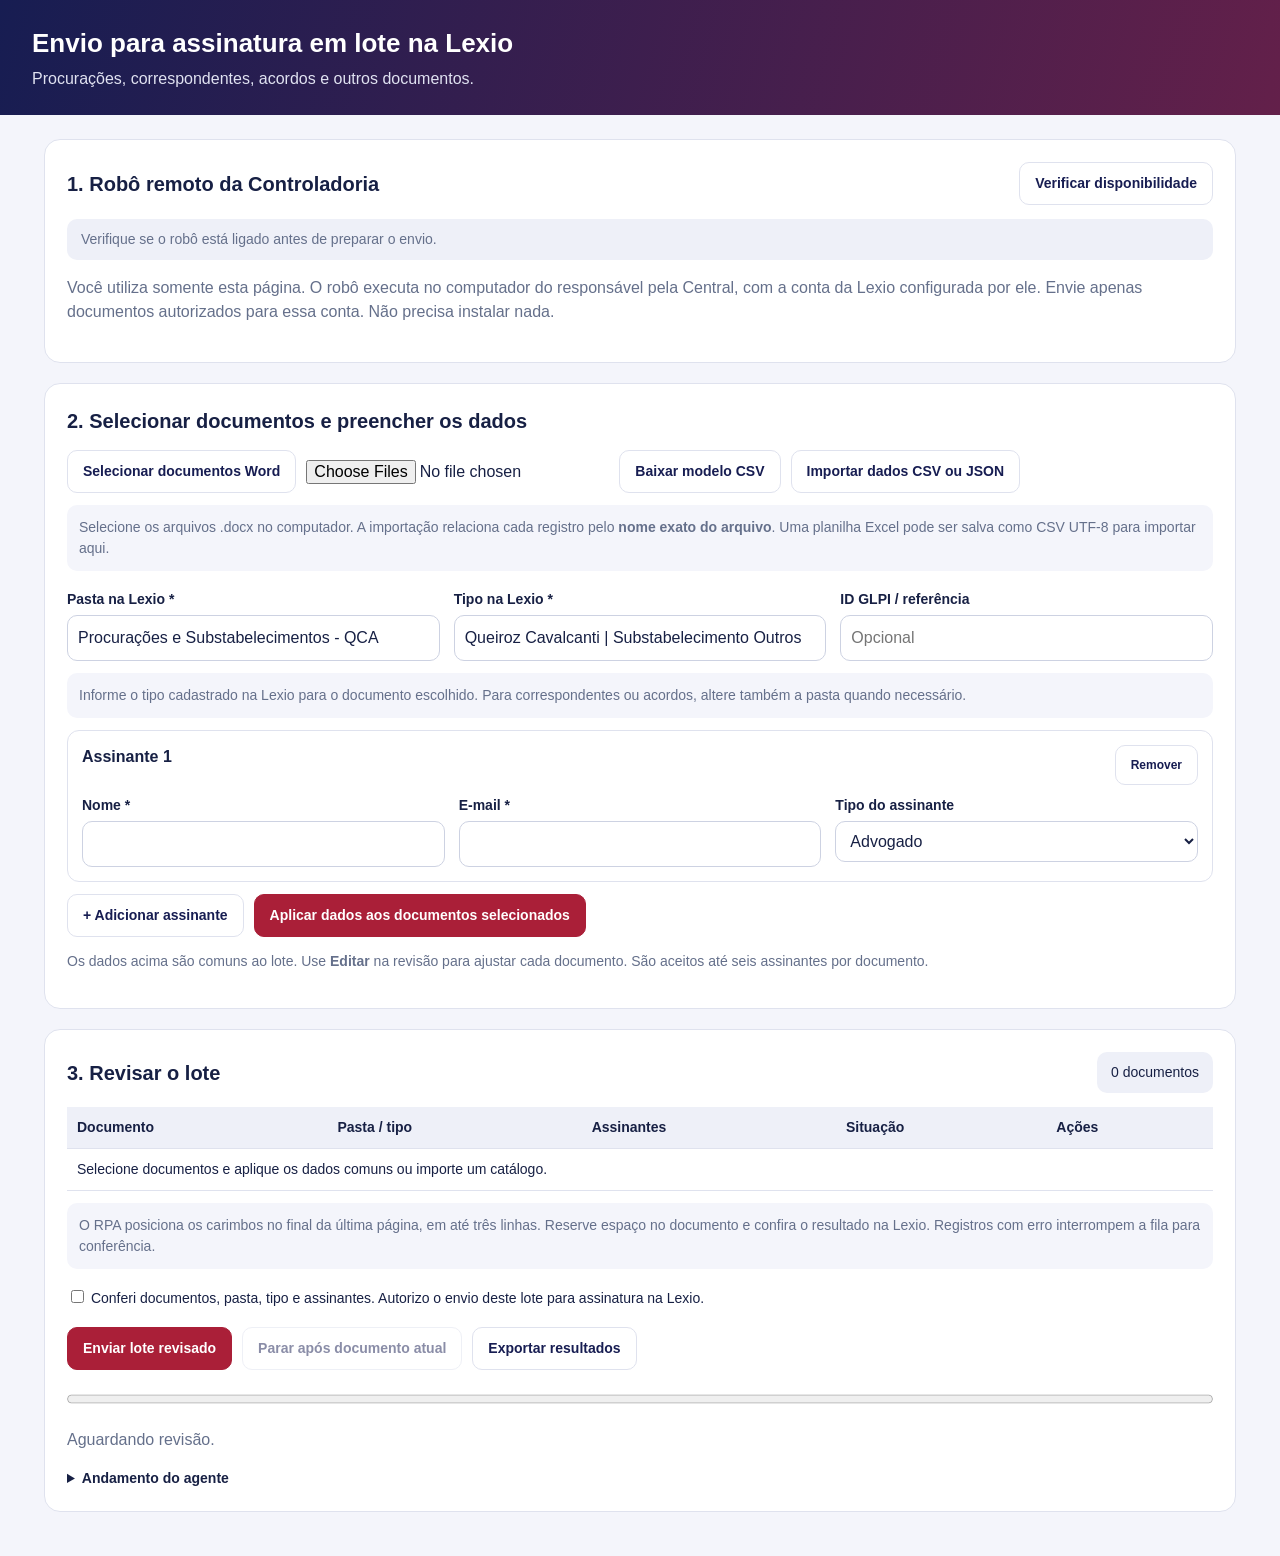
<file: ferramentas/Envio_Lote_Lexio_CJ.html>
<!doctype html><html lang="pt-BR"><head><meta charset="utf-8"><meta name="viewport" content="width=device-width,initial-scale=1"><title>Envio em lote | Lexio · QCA</title><style>
:root{--navy:#171d52;--wine:#aa1f38;--line:#dfe2ee;--muted:#65708b}*{box-sizing:border-box}body{margin:0;background:#f4f5fb;color:#172044;font:16px/1.5 'Segoe UI',Arial,sans-serif}header{padding:24px 32px;background:linear-gradient(105deg,#171d52,#63204a);color:white}h1{margin:0;font-size:26px}header p{margin:4px 0 0;color:#e0e2f1}main{max-width:1240px;margin:auto;padding:24px}.panel{background:white;border:1px solid var(--line);border-radius:16px;padding:22px;margin-bottom:20px}h2{font-size:20px;margin:0 0 14px}p{color:var(--muted)}button,input,select{font:inherit}button{cursor:pointer}.btn{border:1px solid var(--line);border-radius:10px;padding:10px 15px;background:white;color:var(--navy);font-weight:600;font-size:14px}.btn.primary{background:var(--wine);border-color:var(--wine);color:white}.btn:disabled{opacity:.5;cursor:default}button:active{transform:scale(.97)}button:focus-visible,input:focus-visible,select:focus-visible{outline:3px solid #aa1f3866;outline-offset:3px}.row{display:flex;gap:10px;align-items:center;flex-wrap:wrap}.formgrid{display:grid;grid-template-columns:repeat(3,1fr);gap:14px}.field label{display:block;font-size:14px;font-weight:600;margin-bottom:5px}.field input,.field select{width:100%;border:1px solid #cdd2e2;border-radius:10px;padding:10px;background:white;color:#172044}.full{grid-column:1/-1}.help{font-size:14px;color:var(--muted);background:#f4f5fb;border-radius:10px;padding:12px;margin-top:12px}.signer{border:1px solid var(--line);padding:14px;border-radius:12px;margin:12px 0}.signer h3{font-size:16px;margin:0 0 10px;display:flex;justify-content:space-between}.signer h3 button{font-size:12px}.tablewrap{overflow:auto}table{width:100%;border-collapse:collapse;font-size:14px}th,td{padding:10px;text-align:left;border-bottom:1px solid var(--line);vertical-align:top}th{background:#eef0f8}td small{display:block;color:var(--muted)}.state{font-size:14px;background:#eef0f8;border-radius:10px;padding:10px 14px}.message{padding:12px;border-radius:10px;background:#fff2de;color:#81500b;margin-top:12px}.ok{background:#e7f5f0;color:#116553}dialog{width:min(780px,95vw);max-height:90vh;overflow:auto;border:0;border-radius:16px;padding:24px;color:#172044}dialog::backdrop{background:#171d5266}pre{white-space:pre-wrap;word-break:break-word;font:13px/1.5 monospace;max-height:180px;overflow:auto;color:#54617c}progress{width:100%;height:18px;accent-color:var(--wine)}.hidden{display:none!important}a{color:#234e9f}details summary{cursor:pointer;font-size:14px;font-weight:600}.heading{display:flex;align-items:center;justify-content:space-between;gap:10px}.heading h2{margin:0}.signer,dialog{animation:enter .2s ease-out}@keyframes enter{from{opacity:0;transform:translateY(8px)}to{opacity:1;transform:translateY(0)}}@media(max-width:760px){main{padding:16px}.formgrid{grid-template-columns:1fr}header{padding:20px}.panel{padding:16px}.heading{align-items:flex-start;flex-direction:column}}@media(prefers-reduced-motion:reduce){*{animation:none!important;transition:none!important}}
</style></head><body><header><h1>Envio para assinatura em lote na Lexio</h1><p>Procurações, correspondentes, acordos e outros documentos.</p></header><main>
<section class="panel"><div class="heading"><h2>1. Robô remoto da Controladoria</h2><button class="btn" id="health">Verificar disponibilidade</button></div><p id="connection" class="state" role="status">Verifique se o robô está ligado antes de preparar o envio.</p><p>Você utiliza somente esta página. O robô executa no computador do responsável pela Central, com a conta da Lexio configurada por ele. Envie apenas documentos autorizados para essa conta. Não precisa instalar nada.</p><div id="recovered" role="status"></div></section><section class="panel"><h2>2. Selecionar documentos e preencher os dados</h2><div class="row"><label class="btn" for="documents">Selecionar documentos Word</label><input id="documents" type="file" accept=".docx" multiple style="max-width:100%"><button class="btn" id="template">Baixar modelo CSV</button><label class="btn" for="import">Importar dados CSV ou JSON</label><input id="import" type="file" accept=".csv,.json" class="hidden"></div><div class="help">Selecione os arquivos .docx no computador. A importação relaciona cada registro pelo <b>nome exato do arquivo</b>. Uma planilha Excel pode ser salva como CSV UTF-8 para importar aqui.</div><div class="formgrid" style="margin-top:18px"><div class="field"><label for="folder">Pasta na Lexio *</label><input id="folder" placeholder="Nome exato da pasta" value="Procurações e Substabelecimentos - QCA"></div><div class="field"><label for="contract">Tipo na Lexio *</label><input id="contract" placeholder="Nome exato do tipo" value="Queiroz Cavalcanti | Substabelecimento Outros"></div><div class="field"><label for="glpi">ID GLPI / referência</label><input id="glpi" placeholder="Opcional"></div></div><div class="help">Informe o tipo cadastrado na Lexio para o documento escolhido. Para correspondentes ou acordos, altere também a pasta quando necessário.</div><div id="signers"></div><div class="row"><button class="btn" id="addSigner">+ Adicionar assinante</button><button class="btn primary" id="apply">Aplicar dados aos documentos selecionados</button></div><p style="font-size:14px">Os dados acima são comuns ao lote. Use <b>Editar</b> na revisão para ajustar cada documento. São aceitos até seis assinantes por documento.</p><div id="feedback" role="status"></div></section>
<section class="panel"><div class="heading"><h2>3. Revisar o lote</h2><span id="count" class="state">0 documentos</span></div><div class="tablewrap" style="margin-top:14px"><table><thead><tr><th>Documento</th><th>Pasta / tipo</th><th>Assinantes</th><th>Situação</th><th>Ações</th></tr></thead><tbody id="rows"></tbody></table></div><div class="help">O RPA posiciona os carimbos no final da última página, em até três linhas. Reserve espaço no documento e confira o resultado na Lexio. Registros com erro interrompem a fila para conferência.</div><label style="display:block;margin:18px 0;font-size:14px"><input type="checkbox" id="confirm"> Conferi documentos, pasta, tipo e assinantes. Autorizo o envio deste lote para assinatura na Lexio.</label><div class="row"><button class="btn primary" id="send">Enviar lote revisado</button><button class="btn" id="stop" disabled>Parar após documento atual</button><button class="btn" id="exportResult">Exportar resultados</button></div><div style="margin-top:18px"><progress id="progress" value="0" max="1"></progress><p id="progressText" role="status">Aguardando revisão.</p><details><summary>Andamento do agente</summary><pre id="logs"></pre></details></div></section></main>
<dialog id="editDialog"><div class="heading"><h2>Editar documento</h2><button class="btn" id="closeEdit">Fechar</button></div><form id="editForm"></form></dialog>
<script>
'use strict';try{const t=new URLSearchParams(location.hash.slice(1)).get('rpa');if(t)sessionStorage.setItem('CJ_RPA_TEAM',t)}catch{};const $=id=>document.getElementById(id),endpoint=(window.parent!==window?window.parent.location.origin:location.origin)+'/api/rpa';let docs=[],selectedFiles=[],commonSigners=[{name:'',email:'',type:'advogado'}],running=false,stop=false,connected=false;
const esc=s=>String(s??'').replace(/[&<>"']/g,c=>({'&':'&amp;','<':'&lt;','>':'&gt;','"':'&quot;',"'":'&#39;'}[c]));
function message(s,ok=false){$('feedback').className='message'+(ok?' ok':'');$('feedback').textContent=s}
function fileKey(s){return String(s).normalize('NFC').trim().toLowerCase()}
function signerFields(s,i,prefix){return `<div class="signer"><h3>Assinante ${i+1}${prefix==='common'?`<button type="button" class="btn" data-remove="${i}">Remover</button>`:''}</h3><div class="formgrid"><div class="field"><label>Nome *</label><input data-field="name" data-index="${i}" data-prefix="${prefix}" value="${esc(s.name)}" required></div><div class="field"><label>E-mail *</label><input data-field="email" data-index="${i}" data-prefix="${prefix}" value="${esc(s.email)}" type="email" required></div><div class="field"><label>Tipo do assinante</label><select data-field="type" data-index="${i}" data-prefix="${prefix}"><option value="advogado" ${s.type==='advogado'?'selected':''}>Advogado</option><option value="parte" ${s.type==='parte'?'selected':''}>Parte</option></select></div></div></div>`}
function renderSigners(){ $('signers').innerHTML=commonSigners.map((s,i)=>signerFields(s,i,'common')).join('');$('addSigner').disabled=running||commonSigners.length>=6 }
function readSigners(container){const data=[];container.querySelectorAll('[data-field]').forEach(el=>{const i=+el.dataset.index;data[i]||={};data[i][el.dataset.field]=el.value.trim()});return data}
const emailOk=s=>/^[^\s@]+@[^\s@]+\.[^\s@]+$/.test(s);
function problem(d){if(!d.file)return 'Arquivo não selecionado';if(!d.folder||!d.contract_type)return 'Preencha pasta e tipo';if(!d.signers.length||d.signers.length>6)return 'Informe de 1 a 6 assinantes';if(d.signers.some(s=>!s.name||!emailOk(s.email)||!['parte','advogado'].includes(s.type)))return 'Revise nomes, e-mails e tipos dos assinantes';if(new Set(d.signers.map(s=>s.email.toLowerCase())).size!==d.signers.length)return 'Assinantes com e-mail repetido';return ''}
function render(){ $('count').textContent=docs.length+' documento'+(docs.length===1?'':'s');$('rows').innerHTML=docs.length?docs.map((d,i)=>`<tr><td><b>${esc(d.name)}</b><small>${esc(d.glpi_id||'Sem referência')}</small></td><td>${esc(d.folder)}<small>${esc(d.contract_type)}</small></td><td>${d.signers.map((s,j)=>`<div>Assinante ${j+1}: ${esc(s.name||'Não preenchido')}<small>${esc(s.email)} · ${esc(s.type)}</small></div>`).join('')}</td><td>${esc(d.status||problem(d)||'Pronto para revisão')}${d.link?`<small><a href="${esc(d.link)}" target="_blank" rel="noopener">Ver na Lexio</a></small>`:''}</td><td><button class="btn" data-edit="${i}" ${running?'disabled':''}>Editar</button><button class="btn" data-delete="${i}" ${running?'disabled':''}>Remover</button></td></tr>`).join(''):'<tr><td colspan="5">Selecione documentos e aplique os dados comuns ou importe um catálogo.</td></tr>'; }
function defaults(){commonSigners=readSigners($('signers'));return{folder:$('folder').value.trim(),contract_type:$('contract').value.trim(),glpi_id:$('glpi').value.trim(),signers:structuredClone(commonSigners)}}
function invalidate(){ $('confirm').checked=false }
$('signers').addEventListener('input',()=>{commonSigners=readSigners($('signers'));invalidate()});$('signers').onclick=e=>{const b=e.target.closest('[data-remove]');if(!b)return;if(commonSigners.length===1){message('Mantenha ao menos um assinante.');return}commonSigners=readSigners($('signers'));commonSigners.splice(+b.dataset.remove,1);renderSigners();invalidate()};
$('addSigner').onclick=()=>{commonSigners=readSigners($('signers'));if(commonSigners.length<6){commonSigners.push({name:'',email:'',type:'advogado'});renderSigners();invalidate()}};
$('documents').onchange=e=>{const list=[...e.target.files];if(list.some(f=>!f.name.toLowerCase().endsWith('.docx'))){message('Selecione apenas arquivos .docx.');return}if(new Set(list.map(f=>fileKey(f.name))).size!==list.length){message('Há arquivos com o mesmo nome. Renomeie-os antes de selecionar.');return}selectedFiles=list;const old=new Map(docs.map(d=>[fileKey(d.name),d]));docs=list.map(f=>({...old.get(fileKey(f.name))||{...defaults(),name:f.name,status:''},file:f}));invalidate();render();message(list.length+' documentos selecionados. Aplique os dados comuns ou importe os dados.',true)};
$('apply').onclick=()=>{if(!selectedFiles.length){message('Selecione os documentos primeiro.');return}const data=defaults();docs=selectedFiles.map(f=>({name:f.name,file:f,...structuredClone(data),status:''}));invalidate();render();message('Dados aplicados. Revise os documentos abaixo.',true)};
function download(s,name,type){const u=URL.createObjectURL(new Blob([s],{type}));const a=document.createElement('a');a.href=u;a.download=name;a.click();setTimeout(()=>URL.revokeObjectURL(u),30000)}
$('template').onclick=()=>download('\ufeffarquivo;pasta;tipo;id_glpi;assinante_1_nome;assinante_1_email;assinante_1_tipo;assinante_2_nome;assinante_2_email;assinante_2_tipo\r\nexemplo.docx;Pasta cadastrada na Lexio;Tipo cadastrado na Lexio;123;Nome do assinante;assinante@example.com;parte;;;\r\n','Modelo_Lote_Lexio.csv','text/csv;charset=utf-8');
function parseCSV(text){text=text.replace(/^\ufeff/,'');const first=text.split(/\r?\n/)[0];const delim=first.includes(';')?';':',';const rows=[];let row=[],cell='',quote=false;for(let i=0;i<text.length;i++){const c=text[i];if(c==='"'){if(quote&&text[i+1]==='"'){cell+='"';i++}else if(quote||cell==='')quote=!quote;else throw Error('CSV com aspas inválidas')}else if(c===delim&&!quote){row.push(cell);cell=''}else if((c==='\n'||c==='\r')&&!quote){if(c==='\r'&&text[i+1]==='\n')i++;row.push(cell);if(row.some(x=>x.trim()))rows.push(row);cell='';row=[]}else cell+=c}if(quote)throw Error('CSV com aspas não fechadas');row.push(cell);if(row.some(x=>x.trim()))rows.push(row);if(rows.length<2)throw Error('CSV sem registros');const heads=rows.shift().map(x=>x.trim().toLowerCase());if(new Set(heads).size!==heads.length)throw Error('Cabeçalhos repetidos');return rows.map((r,i)=>{if(r.length!==heads.length)throw Error('Quantidade de colunas inválida na linha '+(i+2));return Object.fromEntries(heads.map((h,j)=>[h,r[j].trim()]))})}
function normalizeRecord(r){const name=r.arquivo||r.name;const signers=Array.isArray(r.signers)?r.signers.map(s=>({name:String(s.name||''),email:String(s.email||''),type:String(s.type||'advogado').toLowerCase()})):Array.from({length:6},(_,i)=>{const n=i+1;return{name:String(r['assinante_'+n+'_nome']||''),email:String(r['assinante_'+n+'_email']||''),type:String(r['assinante_'+n+'_tipo']||'advogado').toLowerCase()}}).filter(s=>s.name||s.email);return{name:String(name||''),folder:String(r.pasta||r.folder||''),contract_type:String(r.tipo||r.contract_type||''),glpi_id:String(r.id_glpi||r.glpi_id||''),signers,status:''}}
$('import').onchange=async e=>{const file=e.target.files[0];e.target.value='';if(!file)return;try{if(!selectedFiles.length)throw Error('Selecione os documentos antes de importar');if(file.size>2000000)throw Error('Importação limitada a 2 MB');const text=await file.text();const input=file.name.toLowerCase().endsWith('.json')?JSON.parse(text):parseCSV(text);const list=Array.isArray(input)?input:input.documents;if(!Array.isArray(list)||!list.length||list.length>500)throw Error('Importe entre 1 e 500 registros');const records=list.map(normalizeRecord);if(new Set(records.map(d=>fileKey(d.name))).size!==records.length)throw Error('Arquivo repetido na importação');const files=new Map(selectedFiles.map(f=>[fileKey(f.name),f]));const extra=records.filter(d=>!files.has(fileKey(d.name)));if(extra.length)throw Error('Arquivos não selecionados: '+extra.map(d=>d.name).join(', '));const mapped=records.map(d=>({...d,file:files.get(fileKey(d.name))}));const bad=mapped.find(d=>problem(d));if(bad)throw Error(bad.name+': '+problem(bad));const old=new Map(docs.map(d=>[fileKey(d.name),d]));for(const d of mapped)old.set(fileKey(d.name),d);docs=selectedFiles.map(f=>old.get(fileKey(f.name)));invalidate();render();message(mapped.length+' registros importados. Confira o lote.',true)}catch(err){message(err.message)}};
function editDoc(i){const d=docs[i];$('editForm').innerHTML=`<p>${esc(d.name)}</p><div class="formgrid"><div class="field"><label>Pasta *</label><input id="editFolder" value="${esc(d.folder)}" required></div><div class="field"><label>Tipo *</label><input id="editType" value="${esc(d.contract_type)}" required></div><div class="field"><label>ID GLPI / referência</label><input id="editGlpi" value="${esc(d.glpi_id)}"></div></div><div id="editSigners">${d.signers.map((s,j)=>signerFields(s,j,'edit')).join('')}</div><div class="row"><button class="btn" type="button" id="editAdd">+ Assinante</button><button class="btn" type="button" id="editRemove">Remover último assinante</button><button class="btn primary" type="submit">Salvar dados</button></div>`;let list=structuredClone(d.signers);$('editAdd').onclick=()=>{list=readSigners($('editSigners'));if(list.length<6){list.push({name:'',email:'',type:'advogado'});$('editSigners').innerHTML=list.map((s,j)=>signerFields(s,j,'edit')).join('')}};$('editRemove').onclick=()=>{list=readSigners($('editSigners'));if(list.length>1){list.pop();$('editSigners').innerHTML=list.map((s,j)=>signerFields(s,j,'edit')).join('')}};$('editForm').onsubmit=e=>{e.preventDefault();const n={...d,folder:$('editFolder').value.trim(),contract_type:$('editType').value.trim(),glpi_id:$('editGlpi').value.trim(),signers:readSigners($('editSigners')),status:''};const err=problem(n);if(err){message(err);return}docs[i]=n;invalidate();$('editDialog').close();render()};$('editDialog').showModal()}
$('rows').onclick=e=>{if(running)return;const edit=e.target.closest('[data-edit]'),del=e.target.closest('[data-delete]');if(edit)editDoc(+edit.dataset.edit);if(del){const i=+del.dataset.delete;selectedFiles=selectedFiles.filter(f=>fileKey(f.name)!==fileKey(docs[i].name));docs.splice(i,1);invalidate();render()}};$('closeEdit').onclick=()=>$('editDialog').close();
async function checkAgent(){try{const r=await fetch(endpoint+'/health',{signal:AbortSignal.timeout(90000)});const d=await r.json();if(!r.ok||!d.online)throw Error(d.error||'Robô offline. Peça ao responsável para iniciar o executor.');connected=true;$('connection').textContent='Robô remoto disponível. Revise o lote antes de enviar.';return true}catch(e){connected=false;$('connection').textContent=e.message||'Não foi possível verificar o robô remoto.';return false}}
$('health').onclick=checkAgent;
function lock(value){running=value;for(const el of document.querySelectorAll('main input, main select, main button'))el.disabled=value;$('stop').disabled=!value;$('exportResult').disabled=value;render()}
$('stop').onclick=()=>{stop=true;$('stop').disabled=true;$('progressText').textContent='A fila será interrompida após a conclusão do documento atual.'};
function payload(d){return {folder:d.folder,contract_type:d.contract_type,glpi_id:d.glpi_id,signers:d.signers,action:'sign'}}
const activeKey='CJ_LEXIO_ACTIVE_JOB';
function secret(){return Array.from(crypto.getRandomValues(new Uint8Array(32)),b=>b.toString(16).padStart(2,'0')).join('')}
async function lexioSessionOptions(options){const headers={...options.headers};if((options.method||'GET').toUpperCase()==='POST'){const origin=(window.parent!==window?window.parent.location.origin:location.origin);const r=await fetch(origin+'/api/me',{credentials:'same-origin',cache:'no-store'});if(!r.ok)throw Error('Não foi possível verificar seu perfil. Reabra a Central.');const me=await r.json();if(!me.user?.csrf)throw Error('Selecione seu perfil na Central para usar a Lexio.');headers['X-CSRF-Token']=me.user.csrf}return {...options,credentials:'same-origin',headers}}
async function request(path,options={}){options=await lexioSessionOptions(options);const r=await fetch(endpoint+path,{...options,headers:{...options.headers},signal:AbortSignal.timeout(90000)});const data=await r.json();if(!r.ok)throw Error(data.error||'Falha na Central.');return data}
async function waitJob(job){for(;;){const result=await request('/job?id='+encodeURIComponent(job.id),{headers:{'X-Job-Secret':job.secret}});$('logs').textContent=result.message||result.error||('Situação: '+result.state);if(['done','uncertain','expired'].includes(result.state))return result;$('progressText').textContent=result.state==='queued'?'Na fila, aguardando o robô remoto.':'Robô executando na Lexio…';await new Promise(r=>setTimeout(r,5000))}}
async function sendBatch(){if(running)return;if(sessionStorage.getItem(activeKey)){message('Há um envio pendente. Aguarde a recuperação do resultado ou recarregue esta tela.');return}if(!docs.length){message('Selecione documentos antes de enviar.');return}const bad=docs.find(d=>problem(d)||d.file.size>10000000);if(bad){message(bad.name+': '+(problem(bad)||'O documento pode ter até 10 MB.'));return}if(!$('confirm').checked){message('Confirme a revisão do lote antes de enviar.');return}if(docs.some(d=>d.status==='Enviado')){message('Remova os documentos já enviados antes de iniciar outro lote.');return}if(!await checkAgent())return;stop=false;lock(true);$('progress').max=docs.length;let count=0;try{for(const d of docs){if(stop)break;d.status='Enviando à fila';render();const jobSecret=secret(),requestKey=secret();const base64=await new Promise((resolve,reject)=>{const reader=new FileReader();reader.onload=()=>resolve(reader.result.split(',')[1]);reader.onerror=reject;reader.readAsDataURL(d.file)});const body=JSON.stringify({name:d.name,metadata:payload(d),document:base64,secret:jobSecret,requestKey});let result;try{let submitted;for(let attempt=0;attempt<2;attempt++){try{submitted=await request('/submit',{method:'POST',headers:{'Content-Type':'application/json'},body});break}catch(e){if(attempt)throw e}}const job={id:submitted.id,secret:jobSecret,name:d.name};sessionStorage.setItem(activeKey,JSON.stringify(job));result=await waitJob(job);sessionStorage.removeItem(activeKey);if(result.state!=='done')throw Error(result.error||'Confira na Lexio antes de repetir.');d.status='Enviado';d.link=result.link||'';count++;$('progress').value=count;render()}catch(e){d.status='Conferir na Lexio';d.error=e.message;message('Fila interrompida: '+d.name+'. '+e.message+'. Confira a Lexio antes de repetir.');stop=true;render();break}}$('progressText').textContent=count+' de '+docs.length+' documentos concluídos.'}finally{lock(false);invalidate();renderSigners()}}
async function recoverJob(){const raw=sessionStorage.getItem(activeKey);if(!raw)return;lock(true);try{const job=JSON.parse(raw);$('recovered').textContent='Recuperando envio anterior: '+job.name;const r=await waitJob(job);sessionStorage.removeItem(activeKey);$('recovered').textContent=job.name+': '+(r.message||r.error||r.state);if(r.link){const a=document.createElement('a');a.href=r.link;a.target='_blank';a.rel='noopener';a.textContent=' Ver na Lexio';$('recovered').append(a)}}catch(e){$('recovered').textContent='Envio anterior ainda não confirmado. Recarregue esta tela para consultar novamente. '+e.message}finally{lock(false)}}
window.addEventListener('beforeunload',e=>{if(running){e.preventDefault();e.returnValue=''}});
$('send').onclick=sendBatch;$('exportResult').onclick=()=>download(JSON.stringify({documents:docs.map(({file,...d})=>d)},null,2),'Resultado_Lote_Lexio.json','application/json');
renderSigners();render();recoverJob();
</script></body></html>
</file>
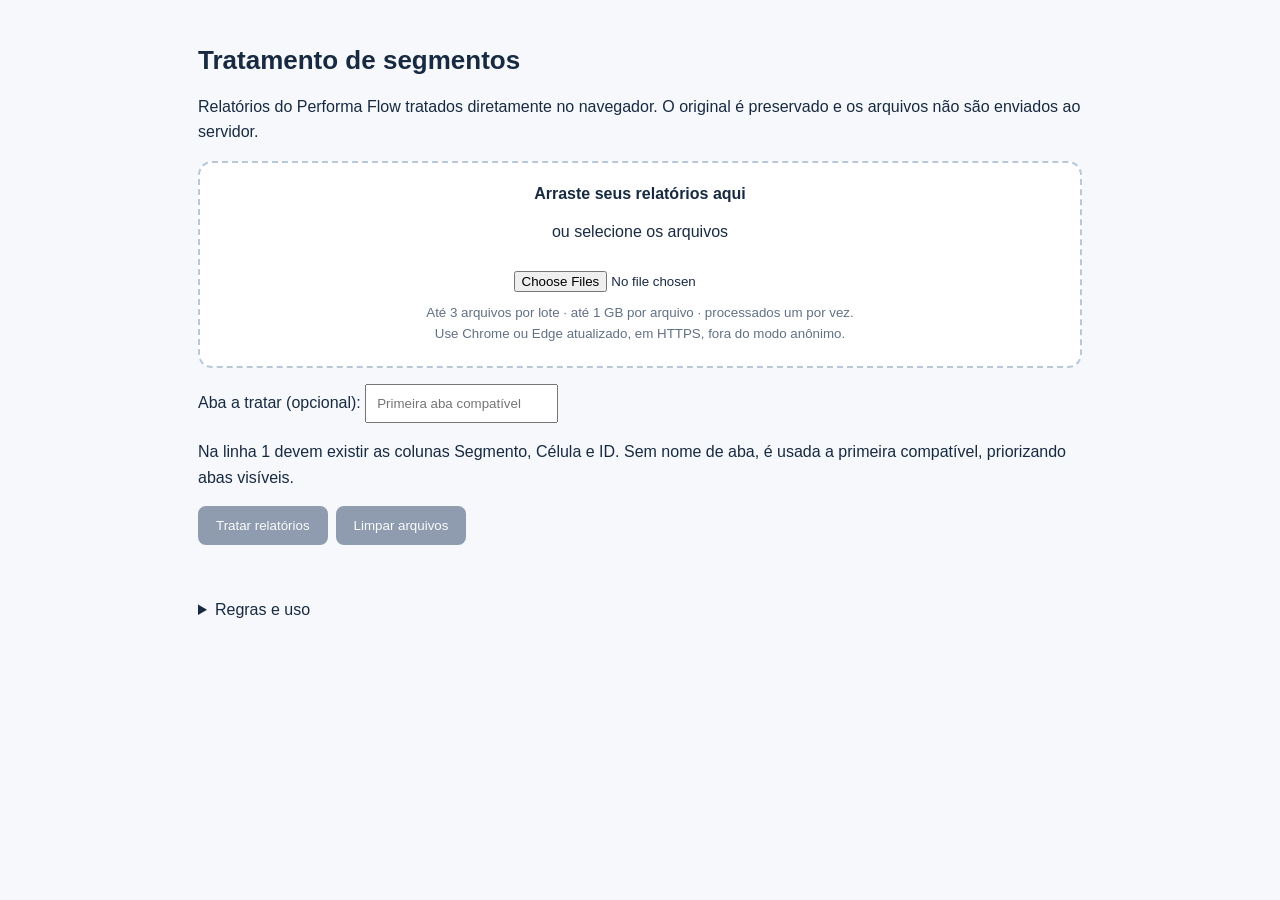
<file: ferramentas/Tratamento_Segmentos_CJ.html>
<!doctype html><html lang="pt-BR"><meta charset="utf-8"><meta name="viewport" content="width=device-width,initial-scale=1"><title>Tratamento de segmentos · CJ</title><style>*{box-sizing:border-box}body{font:16px Arial;color:#182a42;background:#f6f8fb;max-width:940px;margin:auto;padding:28px}h1{font-size:26px}p,li{line-height:1.6}.drop,article{background:white;border:1px solid #dbe3ed;border-radius:14px;padding:22px;margin:16px 0}.drop{border:2px dashed #b9c8d9;text-align:center}.btn,button{display:inline-block;background:#142f54;border:0;border-radius:8px;padding:12px 18px;color:white;text-decoration:none;cursor:pointer;margin-right:8px;transition:transform .15s}button:active,.btn:active{transform:scale(.96)}button:disabled{opacity:.45;cursor:default}input{max-width:100%;padding:10px}article span,small{color:#617184}small{display:block;line-height:1.6}#status{min-height:24px}summary{cursor:pointer}label{display:block;margin:12px 0}</style><h1>Tratamento de segmentos</h1><p>Relatórios do Performa Flow tratados diretamente no navegador. O original é preservado e os arquivos não são enviados ao servidor.</p><div id="drop" class="drop"><b>Arraste seus relatórios aqui</b><p>ou selecione os arquivos</p><input id="files" type="file" accept=".xlsx,.xlsm" multiple><small>Até 3 arquivos por lote · até 1 GB por arquivo · processados um por vez.<br>Use Chrome ou Edge atualizado, em HTTPS, fora do modo anônimo.</small></div><label>Aba a tratar (opcional): <input id="sheet" placeholder="Primeira aba compatível"></label><p>Na linha 1 devem existir as colunas Segmento, Célula e ID. Sem nome de aba, é usada a primeira compatível, priorizando abas visíveis.</p><button id="process">Tratar relatórios</button><button id="clear">Limpar arquivos</button><p id="status" role="status" aria-live="polite"></p><section id="list"></section><details><summary>Regras e uso</summary><ul><li>Administradora de cartão de crédito e Bancário → Bancário.</li><li>Automotivo, Transporte e Transporte e Logística → Auto.</li><li>Comércio varejista, Varejo e Varejista → Varejo.</li><li>Palavra inteira Vida ou Saúde em Célula tem prioridade. Movida não vira Vida; Vida tem prioridade se houver ambas.</li><li>A base mantém os registros. O resumo conta IDs preenchidos de Bancário, Auto, Varejo, Energia, Securitário, Vida e Saúde.</li><li>É criada uma aba Resumo Segmentos com contagens em valores, sem uma nova tabela dinâmica. As demais abas são mantidas.</li><li>Na primeira utilização, o navegador carrega automaticamente o motor de processamento. Não há instalação de programa. Mantenha a página aberta e baixe os resultados antes de sair. Limpar arquivos remove os temporários deste lote.</li><li>Arquivos muito grandes exigem espaço livre no armazenamento temporário do navegador. O limite aceito não garante processamento em todo computador.</li></ul></details><script id="workerSource" type="application/json">"/* Small synchronous Emscripten filesystem backed by OPFS; used only inside workers. */\nfunction diskFilesystem(FS,pool,inputFile,reader){\n const free=[...pool];const fail=n=>{throw new FS.ErrnoError(n)};\n function make(parent,name,mode){const node=FS.createNode(parent,name,mode,0);node.contents=FS.isDir(mode)?{}:null;node.timestamp=Date.now();node.node_ops=ops;node.stream_ops=streams;if(parent)parent.contents[name]=node;if(!FS.isDir(mode)){if(name==='input.xlsx')node.input=inputFile;else{node.slot=free.pop();if(!node.slot)fail(28);node.slot.access.truncate(0)}}return node}\n const size=n=>n.input?n.input.size:n.slot?n.slot.access.getSize():4096;\n const ops={getattr(n){const s=size(n);return {dev:1,ino:n.id,mode:n.mode,nlink:1,uid:0,gid:0,rdev:0,size:s,atime:new Date(n.timestamp),mtime:new Date(n.timestamp),ctime:new Date(n.timestamp),blksize:4096,blocks:Math.ceil(s/512)}},setattr(n,a){if(a.mode!==undefined)n.mode=a.mode;if(a.timestamp!==undefined)n.timestamp=a.timestamp;if(a.size!==undefined){if(n.input)fail(30);n.slot.access.truncate(a.size)}},lookup(p,name){return p.contents[name]||fail(44)},mknod(p,name,mode){return make(p,name,mode)},rename(n,p,name){delete n.parent.contents[n.name];n.parent=p;n.name=name;p.contents[name]=n},unlink(p,name){const n=p.contents[name];if(n.slot){n.slot.access.truncate(0);free.push(n.slot)}delete p.contents[name]},rmdir(p,name){if(Object.keys(p.contents[name].contents).length)fail(55);delete p.contents[name]},readdir(n){return ['.','..',...Object.keys(n.contents)]},symlink(){fail(63)},readlink(){fail(28)}};\n const streams={open(){},close(){},read(s,b,o,l,p){const n=s.node;if(n.input){const data=new Uint8Array(reader.readAsArrayBuffer(n.input.slice(p,p+l)));b.set(data,o);return data.length}return n.slot.access.read(b.subarray(o,o+l),{at:p})},write(s,b,o,l,p){if(s.node.input)fail(30);s.node.timestamp=Date.now();return s.node.slot.access.write(b.subarray(o,o+l),{at:p})},llseek(s,o,w){const p=w===1?s.position+o:w===2?size(s.node)+o:o;if(p\u003c0)fail(28);return p},fsync(s){s.node.slot?.access.flush();return 0}};\n return {mount(){const root=make(null,'/',0o40777);make(root,'input.xlsx',0o100444);return root}};\n}\nif(typeof module!=='undefined')module.exports=diskFilesystem;\nlet running=false;\nself.onmessage=async({data})=>{if(running)return;running=true;const handles=[];let root,dir,id;try{\n postMessage({state:'loading',message:'Preparando processamento no navegador…'});\n if(!navigator.storage?.getDirectory)throw Error('Use Chrome ou Edge atualizado, fora do modo anônimo, em uma página HTTPS.');\n root=await navigator.storage.getDirectory();id='cj-segments-'+crypto.randomUUID();dir=await root.getDirectoryHandle(id,{create:true});\n for(let n=0;n\u003c32;n++){const file=await dir.getFileHandle('slot'+n,{create:true});const access=await file.createSyncAccessHandle();handles.push({file,access})}\n const {loadPyodide}=await import('https://cdn.jsdelivr.net/pyodide/v0.29.3/full/pyodide.mjs');\n const p=await loadPyodide({indexURL:'https://cdn.jsdelivr.net/pyodide/v0.29.3/full/'});await p.loadPackage('sqlite3');\n const FS=p.FS;FS.mkdir('/disk');FS.mount(diskFilesystem(FS,handles,data.file,new FileReaderSync()),{},'/disk');\n p.runPython('import os, tempfile; os.mkdir(\"/disk/tmp\"); tempfile.tempdir=\"/disk/tmp\"');\n await p.runPythonAsync(data.engine);p.globals.set('cj_sheet',data.sheet||null);\n postMessage({state:'running',message:'Tratando '+data.file.name+' no navegador…'});\n const raw=await p.runPythonAsync('import json\\njson.dumps(process(\"/disk/input.xlsx\", \"/disk/result.xlsx\", cj_sheet), ensure_ascii=False)');\n const result=JSON.parse(raw),slot=FS.lookupPath('/disk/result.xlsx').node.slot;\n for(const h of handles){h.access.flush();h.access.close()}handles.length=0;\n const file=await slot.file.getFile();postMessage({state:'done',result,file,directory:id});\n }catch(e){for(const h of handles){try{h.access.close()}catch{}}if(root&&id){try{await root.removeEntry(id,{recursive:true})}catch{}}postMessage({state:'error',message:e.message||String(e)});}finally{running=false}};\n"</script><script id="pythonSource" type="application/json">"\"\"\"CJ: processamento de Excel em disco, apenas na máquina do usuário. Python 3.10+.\"\"\"\nimport copy, collections, functools, io, json, os, pathlib, posixpath, re, secrets, shutil, sqlite3, tempfile, zipfile\nimport xml.etree.ElementTree as ET\nimport xml.sax\nfrom xml.sax.saxutils import XMLGenerator\nNS='http://schemas.openxmlformats.org/spreadsheetml/2006/main'\nREL='http://schemas.openxmlformats.org/officeDocument/2006/relationships'\nPKG='http://schemas.openxmlformats.org/package/2006/relationships'\nCT='http://schemas.openxmlformats.org/package/2006/content-types'\nET.register_namespace('', NS); ET.register_namespace('r', REL)\nALLOWED=['Bancário','Auto','Varejo','Energia','Securitário','Vida','Saúde']\nMAX_FILE=1024**3\n\ndef classify(s,g,error=False,group_error=False):\n    out=s\n    if not error:\n        key=str(s or '').strip().lower()\n        if key in ('administradora de cartão de crédito','bancário'): out='Bancário'\n        elif key in ('automotivo','transporte','transporte e lógistica','transporte e logística'): out='Auto'\n        elif key in ('comércio varejista','varejo','varejista'): out='Varejo'\n    if not group_error:\n        if re.search(r'(?\u003c![A-Za-zÀ-ÖØ-öø-ÿ0-9_])Vida(?![A-Za-zÀ-ÖØ-öø-ÿ0-9_])',str(g or ''),re.I): out='Vida'\n        elif re.search(r'(?\u003c![A-Za-zÀ-ÖØ-öø-ÿ0-9_])Saúde(?![A-Za-zÀ-ÖØ-öø-ÿ0-9_])',str(g or ''),re.I): out='Saúde'\n    return out\n\ndef tag(n): return '{'+NS+'}'+n\ndef col(ref): return re.sub(r'\\d','',ref)\ndef xmlbytes(root,original=None):\n    result=ET.tostring(root,encoding='utf-8',xml_declaration=True)\n    if original:\n        opening=re.search(rb'\u003c[^!?][^>]*>',original)\n        serialized=re.search(rb'\u003c[^!?][^>]*>',result)\n        if opening and serialized:\n            extras=[]\n            for declaration in re.findall(rb'xmlns:[\\w.-]+=[\\\"\\'][^\\\"\\']*[\\\"\\']',opening[0]):\n                name=declaration.split(b'=',1)[0]\n                if name+b'=' not in serialized[0]:extras.append(declaration)\n            if extras:\n                result=result[:serialized.end()-1]+b' '+b' '.join(extras)+result[serialized.end()-1:]\n    return result\ndef textcell(row,ref,value):\n    c=ET.SubElement(row,tag('c'),{'r':ref,'t':'inlineStr'})\n    ET.SubElement(ET.SubElement(c,tag('is')),tag('t')).text=str(value)\n    return c\n\ndef process(source,destination,sheet_name=None):\n    work=pathlib.Path(tempfile.mkdtemp(prefix='cj-stream-'))\n    db=sqlite3.connect(work/'strings.sqlite')\n    try:\n        db.execute('CREATE TABLE strings (id INTEGER PRIMARY KEY, value TEXT)')\n        with zipfile.ZipFile(source) as z:\n            if sum(i.file_size for i in z.infolist())>20*1024**3: raise ValueError('Excel excede 20 GB após descompactação.')\n            if 'xl/sharedStrings.xml' in z.namelist():\n                with z.open('xl/sharedStrings.xml') as stream:\n                    root=None; index=0\n                    for event,e in ET.iterparse(stream,events=('start','end')):\n                        if root is None: root=e\n                        if event=='end' and e.tag==tag('si'):\n                            value=''.join(t.text or '' for t in e.iter(tag('t')) if t not in [v for rp in e.iter(tag('rPh')) for v in rp.iter(tag('t'))])\n                            db.execute('INSERT INTO strings VALUES (?,?)',(index,value));index+=1\n                            root.remove(e)\n                    db.commit()\n            @functools.lru_cache(maxsize=8192)\n            def string(index):\n                result=db.execute('SELECT value FROM strings WHERE id=?',(index,)).fetchone()\n                return result[0] if result else ''\n            def value(c):\n                if c is None:return None,False\n                v=c.find(tag('v')); typ=c.get('t')\n                if c.find(tag('f')) is not None and v is None:raise ValueError('Há fórmula sem resultado salvo. Recalcule e salve no Excel.')\n                raw=v.text if v is not None else None\n                if typ=='s':return string(int(raw or 0)),False\n                if typ=='inlineStr':return ''.join(t.text or '' for t in c.iter(tag('t'))),False\n                if typ=='b':return raw=='1',False\n                return raw,typ=='e'\n            wb=ET.fromstring(z.read('xl/workbook.xml')); rels=ET.fromstring(z.read('xl/_rels/workbook.xml.rels'))\n            links={r.get('Id'):r.get('Target') for r in rels}\n            sheets=[]\n            for s in wb.find(tag('sheets')):\n                target=links.get(s.get('{'+REL+'}id'),'')\n                path=target.lstrip('/') if target.startswith('/') else posixpath.normpath('xl/'+target)\n                if path: sheets.append((s.get('name'),path,s.get('state','visible')))\n            selected=None; headers=None\n            for name,path,state in sorted(sheets,key=lambda s:s[2]!='visible'):\n                if sheet_name and name!=sheet_name:continue\n                with z.open(path) as stream:\n                    for event,row in ET.iterparse(stream,events=('end',)):\n                        if row.tag==tag('row'):\n                            if row.get('r')!='1':break\n                            found={}; duplicates=set()\n                            for c in row.findall(tag('c')):\n                                v,_=value(c);key=str(v or '').strip().lower()\n                                if key in found:duplicates.add(key)\n                                found[key]=col(c.get('r',''))\n                            group='célula' if 'célula' in found else 'celula'\n                            if all(k in found and k not in duplicates for k in ('segmento',group,'id')):\n                                selected=(name,path);headers=(found['segmento'],found[group],found['id'])\n                            break\n                if selected:break\n            if not selected:raise ValueError('Nenhuma aba com Segmento, Célula e ID únicos na linha 1.')\n            has_filter=False;carry=b''\n            with z.open(selected[1]) as stream:\n                while chunk:=stream.read(1024*1024):\n                    data=carry+chunk\n                    if re.search(rb'\u003c(?:[\\w.-]+:)?sheetProtection\\b',data):raise ValueError('Remova a proteção da aba antes de tratar.')\n                    has_filter=has_filter or bool(re.search(rb'\u003c(?:[\\w.-]+:)?autoFilter\\b',data))\n                    carry=data[-128:]\n            counts=collections.OrderedDict();rows=changed=missing=0\n            class Handler(xml.sax.handler.ContentHandler):\n                def __init__(self,out):\n                    super().__init__();self.out=XMLGenerator(out,encoding='utf-8');self.row=None;self.buffer=None;self.skip=0;self.namespaces={}\n                def startDocument(self):self.out.startDocument()\n                def endDocument(self):self.out.endDocument()\n                def startElement(self,name,attrs):\n                    if self.skip:self.skip+=1;return\n                    if name.split(':')[-1]=='filterColumn':self.skip=1;return\n                    for k in attrs.keys():\n                        if k=='xmlns' or k.startswith('xmlns:'):self.namespaces[k]=attrs[k]\n                    if name.split(':')[-1]=='row' and self.row is None:\n                        self.buffer=io.StringIO();self.row=XMLGenerator(self.buffer,encoding='utf-8')\n                        attr=dict(attrs);attr.update(self.namespaces)\n                        self.row.startElement(name,xml.sax.xmlreader.AttributesImpl(attr));return\n                    (self.row or self.out).startElement(name,attrs)\n                def endElement(self,name):\n                    nonlocal rows,changed,missing\n                    if self.skip:self.skip-=1;return\n                    if self.row is not None:\n                        self.row.endElement(name)\n                        if name.split(':')[-1]!='row':return\n                        row=ET.fromstring(self.buffer.getvalue());self.row=None;self.buffer=None\n                        if int(row.get('r','0'))>1:\n                            cells={col(c.get('r','')):c for c in row.findall(tag('c'))}\n                            # Ignore purely formatted blank rows.\n                            if any(c.find(tag('v')) is not None or c.find(tag('is')) is not None or c.find(tag('f')) is not None for c in cells.values()):\n                                rows+=1;s,se=value(cells.get(headers[0]));g,ge=value(cells.get(headers[1]));identifier,_=value(cells.get(headers[2]))\n                                result=classify(s,g,se,ge)\n                                if result!=s:changed+=1\n                                c=cells.get(headers[0])\n                                if c is None:\n                                    c=ET.Element(tag('c'),{'r':headers[0]+row.get('r')});row.append(c)\n                                    row[:]=sorted(list(row),key=lambda x:(len(col(x.get('r',''))),col(x.get('r',''))))\n                                for child in list(c):c.remove(child)\n                                if result is None:c.attrib.pop('t',None)\n                                elif se and result==s:c.set('t','e');ET.SubElement(c,tag('v')).text=str(result)\n                                else:c.set('t','inlineStr');ET.SubElement(ET.SubElement(c,tag('is')),tag('t')).text=str(result)\n                                if identifier is None or identifier=='':missing+=1\n                                label=next((a for a in ALLOWED if str(result or '').strip().lower()==a.lower()),None)\n                                if label:\n                                    counts.setdefault(label,0)\n                                    if identifier is not None and identifier!='':counts[label]+=1\n                        if has_filter:row.attrib.pop('hidden',None)\n                        self.out._write(ET.tostring(row,encoding='unicode'));return\n                    self.out.endElement(name)\n                def characters(self,text):(self.row or self.out).characters(text)\n                def processingInstruction(self,target,data):(self.row or self.out).processingInstruction(target,data)\n            changed_sheet=work/'sheet.xml'\n            with z.open(selected[1]) as stream,changed_sheet.open('w',encoding='utf-8') as output:\n                parser=xml.sax.make_parser();parser.setFeature(xml.sax.handler.feature_external_ges,False);parser.setContentHandler(Handler(output));parser.parse(stream)\n            names={s[0] for s in sheets};summary_name='Resumo Segmentos';n=2\n            while summary_name in names:summary_name='Resumo Segmentos '+str(n);n+=1\n            number=max([int(s.get('sheetId')) for s in wb.find(tag('sheets'))])+1\n            sheet_rels=posixpath.dirname(selected[1])+'/_rels/'+posixpath.basename(selected[1])+'.rels'\n            selected_tables=set()\n            if sheet_rels in z.namelist():\n                for r in ET.fromstring(z.read(sheet_rels)):\n                    if r.get('Type','').endswith('/table'):\n                        target=r.get('Target','');selected_tables.add(target.lstrip('/') if target.startswith('/') else posixpath.normpath(posixpath.dirname(selected[1])+'/'+target))\n            summary_path='xl/worksheets/cj_summary_'+secrets.token_hex(4)+'.xml';rid='rIdCJ'+secrets.token_hex(4)\n            ET.SubElement(wb.find(tag('sheets')),tag('sheet'),{'name':summary_name,'sheetId':str(number),'{'+REL+'}id':rid})\n            ET.SubElement(rels,'{'+PKG+'}Relationship',{'Id':rid,'Type':REL+'/worksheet','Target':summary_path[3:]})\n            types=ET.fromstring(z.read('[Content_Types].xml'))\n            ET.SubElement(types,'{'+CT+'}Override',{'PartName':'/'+summary_path,'ContentType':'application/vnd.openxmlformats-officedocument.spreadsheetml.worksheet+xml'})\n            summary=ET.Element(tag('worksheet'));data=ET.SubElement(summary,tag('sheetData'))\n            for index,(label,count) in enumerate([('Segmento','Contagem de ID')]+list(counts.items())+[('Total geral',sum(counts.values()))],1):\n                row=ET.SubElement(data,tag('row'),{'r':str(index)});textcell(row,'A'+str(index),label)\n                if index==1:textcell(row,'B1',count)\n                else:ET.SubElement(ET.SubElement(row,tag('c'),{'r':'B'+str(index)}),tag('v')).text=str(count)\n            replacements={'xl/workbook.xml':xmlbytes(wb,z.read('xl/workbook.xml')),'xl/_rels/workbook.xml.rels':xmlbytes(rels),'[Content_Types].xml':xmlbytes(types)}\n            with zipfile.ZipFile(destination,'w',compression=zipfile.ZIP_DEFLATED,compresslevel=1,allowZip64=True) as out:\n                for info in z.infolist():\n                    if info.filename in replacements:out.writestr(copy.copy(info),replacements[info.filename]);continue\n                    if re.fullmatch(r'xl/pivotCache/pivotCacheDefinition\\d+\\.xml',info.filename):\n                        with z.open(info) as src,out.open(copy.copy(info),'w',force_zip64=True) as dst:\n                            prefix=src.read(65536)\n                            def refresh(match):\n                                start=re.sub(rb'\\srefreshOnLoad=[\\\"\\'][^\\\"\\']*[\\\"\\']',b'',match[0])\n                                return start[:-1]+b' refreshOnLoad=\"1\">'\n                            prefix=re.sub(rb'\u003c(?:[\\w.-]+:)?pivotCacheDefinition\\b[^>]*>',refresh,prefix,count=1)\n                            dst.write(prefix);shutil.copyfileobj(src,dst,1024*1024)\n                        continue\n                    if info.filename in selected_tables:\n                        table=ET.fromstring(z.read(info))\n                        for af in table.iter(tag('autoFilter')):\n                            for fc in list(af):\n                                if fc.tag==tag('filterColumn'):af.remove(fc)\n                        out.writestr(copy.copy(info),xmlbytes(table));continue\n                    with out.open(copy.copy(info),'w',force_zip64=True) as dst:\n                        if info.filename==selected[1]:\n                            with changed_sheet.open('rb') as src:shutil.copyfileobj(src,dst,1024*1024)\n                        else:\n                            with z.open(info) as src:shutil.copyfileobj(src,dst,1024*1024)\n                out.writestr(summary_path,xmlbytes(summary))\n            return {'rows':rows,'changed':changed,'missingIds':missing,'sheet':selected[0],'summary':dict(counts),'total':sum(counts.values())}\n    finally:db.close();shutil.rmtree(work,ignore_errors=True)\n\n"</script><script>let queue=[],busy=false;
const $=id=>document.getElementById(id);const urls=[];const directories=[];
const escape=s=>String(s).replace(/[&<>"']/g,c=>({'&':'&amp;','<':'&lt;','>':'&gt;','"':'&quot;',"'":'&#39;'}[c]));
function paint(){$('files').disabled=busy;$('process').disabled=busy||!queue.length;$('clear').disabled=busy||!queue.length;$('list').innerHTML=queue.map((q,i)=>'<article><b>'+escape(q.file.name)+'</b><span> '+(q.file.size/1024/1024).toFixed(1)+' MB</span><p role="status">'+escape(q.status||'Pronto para tratar')+'</p>'+(q.result?'<p>'+q.result.rows.toLocaleString('pt-BR')+' registros · '+q.result.changed.toLocaleString('pt-BR')+' segmentos alterados · '+q.result.total.toLocaleString('pt-BR')+' IDs no resumo</p><a class="btn" href="'+q.url+'" download="'+escape(q.name)+'">Baixar Excel tratado</a>':'')+'</article>').join('')}
async function clear(){for(const url of urls)URL.revokeObjectURL(url);urls.length=0;if(navigator.storage?.getDirectory){const root=await navigator.storage.getDirectory();for(const name of directories){try{await root.removeEntry(name,{recursive:true})}catch{}}}directories.length=0;queue=[];paint()}
async function add(files){if(busy)return;const list=[...files];if(queue.length+list.length>3){$('status').textContent='Selecione no máximo 3 relatórios por lote.';return}if(list.some(f=>!(/\.(xlsx|xlsm)$/i.test(f.name))||f.size>1024**3)){$('status').textContent='Envie .xlsx ou .xlsm de até 1 GB por arquivo.';return}queue.push(...list.map(file=>({file})));$('status').textContent='Arquivos prontos. Clique em Tratar relatórios.';paint()}
$('files').onchange=e=>{add(e.target.files);e.target.value=''};$('clear').onclick=clear;
$('process').onclick=async()=>{if(busy)return;if(!isSecureContext||!navigator.storage?.getDirectory){$('status').textContent='Abra a Central em HTTPS usando Chrome ou Edge atualizado, fora do modo anônimo.';return}busy=true;paint();try{for(const q of queue){if(q.result)continue;const source=JSON.parse($('workerSource').textContent),engine=JSON.parse($('pythonSource').textContent);const url=URL.createObjectURL(new Blob([source],{type:'text/javascript'}));const worker=new Worker(url,{type:'module'});try{await new Promise((resolve,reject)=>{worker.onmessage=({data})=>{q.status=data.message||q.status;if(data.state==='done'){q.result=data.result;q.name=q.file.name.replace(/(\.[^.]+)$/,'_segmentos_tratados$1');q.url=URL.createObjectURL(data.file);urls.push(q.url);directories.push(data.directory);q.status='Concluído. Baixe o Excel tratado.';resolve()}else if(data.state==='error')reject(Error(data.message));paint()};worker.onerror=e=>reject(Error(e.message||'Falha ao iniciar o processamento.'));worker.postMessage({file:q.file,engine,sheet:$('sheet').value.trim()})})}catch(e){q.status='Não concluído: '+e.message}finally{worker.terminate();URL.revokeObjectURL(url);paint()}}$('status').textContent='Lote concluído. Baixe os resultados antes de fechar esta página.'}finally{busy=false;paint()}};
const drop=$('drop');drop.ondragover=e=>e.preventDefault();drop.ondrop=e=>{e.preventDefault();add(e.dataTransfer.files)};window.addEventListener('beforeunload',e=>{if(busy){e.preventDefault();e.returnValue=''}});paint();
</script></html>
</file>
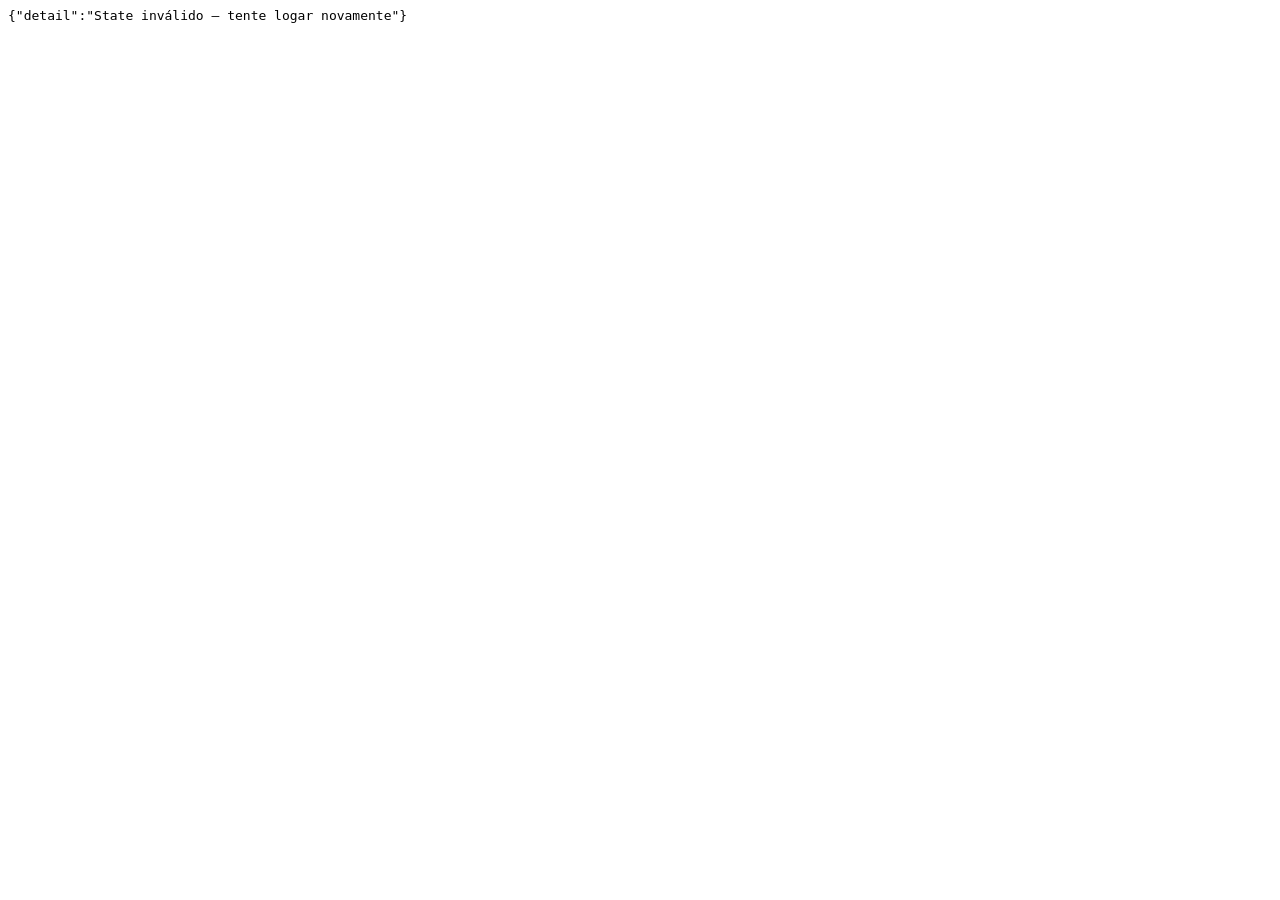
<file: index_files/saved_resource.html>
<!-- saved from url=(1665)https://trilha-ferramenta-cj.onrender.com/auth/callback?code=1.AVkAnlZNlXX5Sk-%2D0J6zDRJ2S4ym3mrp3cFKkfJvHnrFrrMAAFlZAA.[base64]%[base64]&state=eyJub25jZSI6dHJ1ZX0.asuM2Q.uU3-Mne2fZetJrQ-PAtUiFNxqlg&session_state=009a4c1a-d936-45f5-22e1-23dd3411a005# -->
<html><head><meta http-equiv="Content-Type" content="text/html; charset=UTF-8"><meta name="color-scheme" content="light dark"></head><body><pre>{"detail":"State inválido — tente logar novamente"}</pre><div class="json-formatter-container"></div></body></html>
</file>
